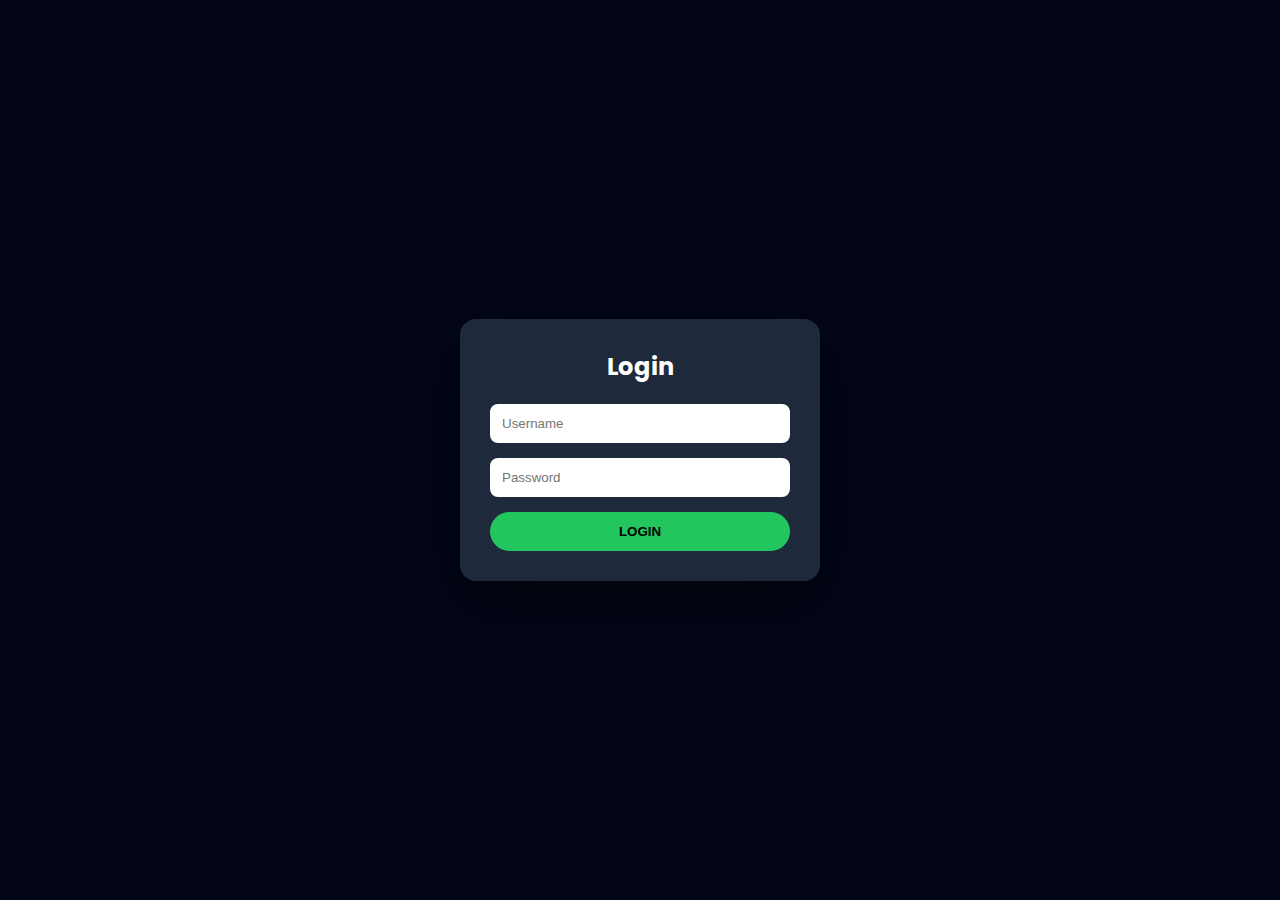
<file: index.html>
<!DOCTYPE html>
<html lang="en">
<head>
<meta charset="UTF-8">

<!--=============================================================
	
	=================================================================-->
	<script type="text/JavaScript">
			// Courtesy OF MD ARAFAT
			function killCopy(e){
			return false
			}
			function reEnable(){
			return true
			}
			document.onselectstart=new Function ("return false")
			if (window.sidebar){
			document.onmousedown=killCopy
			document.onclick=reEnable
			}
	</script>
	<!--=============================================================
	
	=================================================================-->

<title>Dashboard</title>
<meta name="viewport" content="width=device-width, initial-scale=1.0">
<link rel="shortcut icon" type="image/x-icon" href="favicon.png">
<link href="https://fonts.googleapis.com/css2?family=Poppins:wght@400;600&display=swap" rel="stylesheet">

<style>
/* ================= RESET ================= */
*{box-sizing:border-box;margin:0;padding:0}
body{
  font-family:Poppins,sans-serif;
  background:linear-gradient(180deg,#020617,#020617);
  color:#fff;
}

/* ================= LOGIN ================= */
#loginSection{
  min-height:100vh;
  display:flex;
  justify-content:center;
  align-items:center;
}
.login-box{
  background:#1e293b;
  padding:30px;
  border-radius:16px;
  width:100%;
  max-width:360px;
  box-shadow:0 20px 60px rgba(0,0,0,.6);
}
.login-box h2{
  text-align:center;
  margin-bottom:20px;
}
.login-box input{
  width:100%;
  padding:12px;
  margin-bottom:15px;
  border:none;
  border-radius:8px;
}
.login-box button{
  width:100%;
  padding:12px;
  border:none;
  border-radius:30px;
  background:#22c55e;
  font-weight:600;
  cursor:pointer;
}

/* ================= DASHBOARD ================= */
#dashboard{
  display:none;
  min-height:100vh;
}

.admin-badge{
  background:#facc15;
  color:#111;
  font-size:12px;
  padding:3px 8px;
  border-radius:6px;
  font-weight:600;
  margin-left:6px;
}
    
    
/* ================= TOPBAR ================= */
.topbar{
  background:#e11d48;
  padding:12px 18px;
  display:flex;
  justify-content:space-between;
  align-items:center;
}
.user-info{
  font-size:14px;
}
.logout{
  background:#7c3aed;
  border:none;
  color:#fff;
  padding:6px 14px;
  border-radius:6px;
  cursor:pointer;
}

/* ================= CONTENT ================= */
.container{
  max-width:1100px;
  margin:30px auto;
  padding:0 16px;
}
.title{
  text-align:center;
  margin-bottom:20px;
  color: #facc15;
}
    
 

/* ===== LOCKED CONTENT STYLE (FINAL WORKING) ===== */

.locked {
  pointer-events: none;
  position: relative;
}

/* Dark overlay */
.locked::after {
  content: "";
  position: absolute;
  inset: 0;
  background: rgba(0,0,0,0.7);
  z-index: 90;
}

/* Lock message wrer */
.lock-msg {
  display: none;
}

.locked .lock-msg {
  position: absolute;
  inset: 0;
  display: flex;
  flex-direction: column;
  justify-content: center;
  align-items: center;
  z-index: 100;
  text-align: center;
}

/* 🔒 title */
.lock-msg .lock-title {
  font-size: 32px;
  font-weight: 700;
  color: #ef4444; /* 🔴 RED */
  margin-bottom: 8px;
  text-shadow: 0 0 15px rgba(0,0,0,0.9);
}

/* payment text */
.lock-msg .lock-sub {
  font-size: 18px;
  color: #facc15; /* 🟡 YELLOW */
  text-shadow: 0 0 10px rgba(0,0,0,0.9);
}



    

/* ================= ACCORDION ================= */
.phase{
  background:rgba(255,255,255,.05);
  border-radius:14px;
  margin-bottom:16px;
  overflow:hidden;
}
.phase-header{
  display:flex;
  justify-content:space-between;
  align-items:center;
  padding:16px;
  cursor:pointer;
}
.phase-header .icon{
  font-size:20px;
  transition:.4s;
}
.phase.open .icon{
  transform:rotate(45deg);
}
.phase-body{
  height:0;
  overflow:hidden;
  transition:height .4s ease;
}

/* ================= LESSON GRID ================= */
.lessons{
  padding:16px;
  display:grid;
  grid-template-columns:repeat(5,1fr);
  gap:10px;
}
.lesson-btn{
  background:#072036;
  border:none;
  color:#fff;
  padding:12px;
  border-radius:10px;
  cursor:pointer;
}

.lesson-btn.is-disabled{
  opacity:0.4;
  cursor:not-allowed;
  pointer-events:none; /* 🔴 আসল জিনিস */
  filter:grayscale(100%);
}

    
    
    
@media(max-width:768px){
  .lessons{grid-template-columns:repeat(2,1fr);}
}

/* ================= CINEMATIC POPUP ================= */
.modal{
  position:fixed;
  inset:0;
  background:rgba(0,0,0,.85);
  display:flex;
  justify-content:center;
  align-items:center;
  opacity:0;
  pointer-events:none;
  transition:.25s;
  z-index:9999;
}
.modal.show{
  opacity:1;
  pointer-events:auto;
}

.video-card{
  width:92%;
  max-width:1200px;
  background:#000;
  border-radius:18px;
  overflow:hidden;
  position:relative;
  border:2px solid rgba(255,255,255,0.85);
}

.video-frame{
  position:relative;
  padding-top:56.25%;
}
.video-frame iframe{
  position:absolute;
  inset:0;
  width:100%;
  height:100%;
  border:0;
}

.close-btn{
  position:absolute;
  top:14px;
  right:14px;
  width:60px;
  height:60px;
  border-radius:50%;
  background:#ef4444;
  border:none;
  color:#fff;
  font-size:20px;
  cursor:pointer;
  z-index:20;
}
    
    
/* ================= ONLINE INDICATOR ================= */
.online-dot{
  width:10px;
  height:10px;
  background:#22c55e;
  border-radius:50%;
  display:inline-block;
  margin:0 6px;
  box-shadow:0 0 6px #22c55e;
}

/* USER BADGE FIX */
.user-info{
  display:flex;
  align-items:center;
  gap:6px;
  font-size:14px;
}
    
    
</style>
    <!-- Jquery Needed for F12 -->
	<script src="https://ajax.googleapis.com/ajax/libs/jquery/3.5.1/jquery.min.js"></script>
</head>

<body>

<!-- ================= LOGIN ================= -->
<section id="loginSection">
  <div class="login-box">
    <h2>Login</h2>
    <input id="username" placeholder="Username">
    <input id="password" type="password" placeholder="Password">
    <button onclick="login()">LOGIN</button>
  </div>
</section>

<!-- ================= DASHBOARD ================= -->
<div id="dashboard">
  <div class="topbar">
    <div class="user-info" id="userInfo"></div>
    <button class="logout" onclick="logout()">Logout</button>
  </div>

  <div class="container" data-section="one">
  <!-- 🔒 LOCK MESSAGE (MUST BE FIRST) -->
  <span class="lock-msg">
    <div class="lock-title">🔒 Locked!</div>
    <div class="lock-sub">You have to pay for this.</div>
  </span>
    
    <h2 class="title">P𝐫𝐢𝐦𝐚𝐫𝐲 ১ম ধাপ 𝐂𝐫𝐚𝐬𝐡 𝐋𝐢𝐯𝐞 𝐁𝐚𝐭𝐜𝐡</h2>

    <div class="phase open">
      <div class="phase-header">
        <span>Bangla</span>
        <span class="icon">+</span>
      </div>
      <div class="phase-body">
        <div class="lessons">
        
        
        <button class="lesson-btn drive-btn" 
        data-link="https://drive.google.com/drive/folders/1MpbsEKdmNXH91htDVNIKYAjT_dWD9YKg?usp=drive_link">
        📁 Lecture Sheet PDF
        </button>


          <button class="lesson-btn" data-v="-RtDJPsPJjA">Lecture- 1+2+3</button>
          <button class="lesson-btn" data-v="bews5T6FbAw">Lecture- 4+5+6</button>
          <button class="lesson-btn" data-v="gllQ24TVGBU">Lecture- 7+8+9</button>
          <button class="lesson-btn" data-v="mBm-FaMR7zg">Lecture- 10+11+12</button>
        </div>
      </div>
    </div>
    
    <div class="phase open">
      <div class="phase-header">
        <span>English</span>
        <span class="icon">+</span>
      </div>
      <div class="phase-body">
        <div class="lessons">
         
         <button class="lesson-btn drive-btn" 
        data-link="https://drive.google.com/drive/folders/1AC2unTsDY3Jb-FdFr3R5rKs5XPWzwpiv?usp=drive_link">
        📁 Lecture Sheet PDF
        </button>
         
          <button class="lesson-btn" data-v="Ye1C2KVbUlc">Lecture- 1+2+3</button>
          <button class="lesson-btn" data-v="AFPgpolsdyo">Lecture- 4+5+6</button>
		  <button class="lesson-btn" data-v="jaOLQuoEv3s">Lecture- 7+8+9</button>
		  <button class="lesson-btn" data-v="KmpA4lViDBw">Lecture- 10</button>
          
        </div>
      </div>
    </div>
    
    <div class="phase open">
      <div class="phase-header">
        <span>Math</span>
        <span class="icon">+</span>
      </div>
      <div class="phase-body">
        <div class="lessons">
         
         <button class="lesson-btn drive-btn" 
        data-link="https://drive.google.com/drive/folders/1ep_NCUejaa7JmWRPjO7kTm39L0oi_2cL?usp=drive_link">
        📁 Lecture Sheet PDF
        </button>
         
          <button class="lesson-btn" data-v="ENRaqv0Ddcs">Lecture- 1+2+3</button>
          <button class="lesson-btn" data-v="NRb7x1QkNYA">Lecture- 4+5+6</button>
          <button class="lesson-btn" data-v="j_lZcOZy60c">Lecture- 7+8+9</button>
		  <button class="lesson-btn" data-v="YObq9ocU0wo">Lecture- 10+11+12 [1]</button>
          <button class="lesson-btn" data-v="_xELjoutX-Q">Lecture- 10+11+12 [2]</button>
          
        </div>
      </div>
    </div>
    
    <div class="phase open">
      <div class="phase-header">
        <span>General Knowledge</span>
        <span class="icon">+</span>
      </div>
      <div class="phase-body">
        <div class="lessons">
         
         <button class="lesson-btn drive-btn" 
        data-link="https://drive.google.com/drive/folders/1barg386rss25iOF-XWQuRODmUZKpEo8p?usp=drive_link">
        📁 Lecture Sheet PDF
        </button>
         
          <button class="lesson-btn" data-v="zvOicu-hfCM">Lecture-1+2+3</button>
          <button class="lesson-btn" data-v="JYsK8Bqxl-s">Lecture-4+5+6</button>
          <button class="lesson-btn" data-v="BMG6Un9Y578">Lecture-7+8</button>
          <button class="lesson-btn" data-v="85SUG5OFizo">Lecture- 9+10+11</button>
          <button class="lesson-btn" data-v="W-xH4-lW11A">Lecture- 9+10+11 [2]</button>
          <button class="lesson-btn" data-v="IBguLhr_AYE">Lecture- 12+13</button>
          <button class="lesson-btn" data-v="Mu_U0aRTTXQ">Lecture- 12+13 [2]</button>
		  <button class="lesson-btn" data-v="rL4diCLw5zw">Lecture- 14</button>
        </div>
      </div>
    </div>



  </div>
  
  
  
  
  
  
      <div class="container" data-section="two">
      <!-- 🔒 LOCK MESSAGE (MUST BE FIRST) -->
      <span class="lock-msg">
        <div class="lock-title">🔒 Locked!</div>
        <div class="lock-sub">You have to pay for this.</div>
      </span>

    <h2 class="title">PRIMARY SPECIAL RECORDED COURSE</h2>

    <div class="phase open">
      <div class="phase-header">
        <span>Bangla Class Record</span>
        <span class="icon">+</span>
      </div>
      <div class="phase-body">
        <div class="lessons">
         
         <button class="lesson-btn drive-btn" 
        data-link="#">
        📁 Lecture Sheet PDF
        </button>
         
          <button class="lesson-btn" data-v="aFyEu7vJYnI">Lesson 01</button>
          <button class="lesson-btn" data-v="Vq3R2gE9Iq0">Lesson 02</button>
          <button class="lesson-btn" data-v="znssVfnHUMY">Lesson 03</button>
          <button class="lesson-btn" data-v="d3mAflMFJ6s">Lesson 04</button>
          <button class="lesson-btn" data-v="Hc-ZY-ZJ244">Lesson 05</button>
          <button class="lesson-btn" data-v="GP1TCkUww-s">Lesson 06</button>
          <button class="lesson-btn" data-v="SvrFhBedVvA">Lesson 07</button>
          <button class="lesson-btn" data-v="VeQobKIGzeM">Lesson 08</button>
          <button class="lesson-btn" data-v="I9vqNnOVNbs">Lesson 09</button>
          <button class="lesson-btn" data-v="ufZcTaQSGwA">Lesson 10</button>
          <button class="lesson-btn" data-v="BXDsyNH1KvU">Lesson 11</button>
          <button class="lesson-btn" data-v="mqPiUhA3ITY">Lesson 12</button>
        </div>
      </div>
    </div>
    
    <div class="phase open">
      <div class="phase-header">
        <span>English Class Record</span>
        <span class="icon">+</span>
      </div>
      <div class="phase-body">
        <div class="lessons">
         
         <button class="lesson-btn drive-btn" 
        data-link="#">
        📁 Lecture Sheet PDF
        </button>
         
          <button class="lesson-btn" data-v="cjLXhNNgFVY">Lesson 01</button>
          <button class="lesson-btn" data-v="MeSZRJrxReA">Lesson 02</button>
          <button class="lesson-btn" data-v="o-TIVPwg03Q">Lesson 03</button>
          <button class="lesson-btn" data-v="09Iojek5bqU">Lesson 04</button>
          <button class="lesson-btn" data-v="BkJ2xqr6MEA">Lesson 05</button>
          <button class="lesson-btn" data-v="g2UeNvKJcQA">Lesson 06</button>
          <button class="lesson-btn" data-v="zeoCkgEhen8">Lesson 07</button>
          <button class="lesson-btn" data-v="o2GlXjvEoWI">Lesson 08</button>
          <button class="lesson-btn" data-v="T85u-LI7yN8">Lesson 09</button>
          <button class="lesson-btn" data-v="fiHCG2K7vCM">Lesson 10</button>
          <button class="lesson-btn" data-v="aPtA_ZpbClA">Lesson 11</button>
          <button class="lesson-btn" data-v="H6UshRrp5vI">Lesson 12</button>
          <button class="lesson-btn" data-v="ccVLv6oPVX4">Lesson 13</button>
          <button class="lesson-btn" data-v="86n39EQf9eQ">Lesson 14</button>
          <button class="lesson-btn" data-v="orvtjrow_DI">Lesson 15</button>
        </div>
      </div>
    </div>
    
    <div class="phase open">
      <div class="phase-header">
        <span>Math Class Record</span>
        <span class="icon">+</span>
      </div>
      <div class="phase-body">
        <div class="lessons">
         
         <button class="lesson-btn drive-btn" 
        data-link="#">
        📁 Lecture Sheet PDF
        </button>
         
          <button class="lesson-btn" data-v="SHehmSkbM_U">Lesson 01</button>
          <button class="lesson-btn" data-v="aY64AYEU1uQ">Lesson 02</button>
          <button class="lesson-btn" data-v="LVzDr6C4Fr0">Lesson 03</button>
          <button class="lesson-btn" data-v="yPC5TcO5xsI">Lesson 04</button>
          <button class="lesson-btn" data-v="P98ujwj71Hw">Lesson 05</button>
          <button class="lesson-btn" data-v="EVR5Qiek5Xs">Lesson 06</button>
          <button class="lesson-btn" data-v="SgGlzsLA7Gg">Lesson 07</button>
          <button class="lesson-btn" data-v="YivxRzEth1k">Lesson 08</button>
          <button class="lesson-btn" data-v="fkLkgEm88f0">Lesson 09</button>
          <button class="lesson-btn" data-v="pVyRF6bGH9w">Lesson 10</button>
          <button class="lesson-btn" data-v="gzfl-_0VpRc">Lesson 11</button>
          <button class="lesson-btn" data-v="U9vGY5Hbb9o">Lesson 12</button>
          <button class="lesson-btn" data-v="Su32tdXJtH0">Lesson 13</button>
          <button class="lesson-btn" data-v="ZuiumxqmP9w">Lesson 14</button>
          <button class="lesson-btn" data-v="yF4JJWYaY1U">Lesson 15</button>
          <button class="lesson-btn" data-v="HqV8I6telJk">Lesson 16</button>
          <button class="lesson-btn" data-v="Ylyj83vP6gI">Lesson 17</button>
          <button class="lesson-btn" data-v="j3X84BiPmIE">Lesson 18</button>
          <button class="lesson-btn" data-v="yGjmaIqeC1M">Lesson 19</button>
          <button class="lesson-btn" data-v="5noAcbtq3PU">Lesson 20</button>
        </div>
      </div>
    </div>
        
    <div class="phase open">
      <div class="phase-header">
        <span>Bangladesh Affairs Class Record</span>
        <span class="icon">+</span>
      </div>
      <div class="phase-body">
        <div class="lessons">
          <button class="lesson-btn" data-v="iVMes9sD87g">Lesson 01</button>
          <button class="lesson-btn" data-v="20l2XIl4cZM">Lesson 02</button>
          <button class="lesson-btn" data-v="R-vun7nhQ4g">Lesson 03</button>
          <button class="lesson-btn" data-v="deqAq9PuOxc">Lesson 04</button>
          <button class="lesson-btn" data-v="1NDgjT15UQc">Lesson 05</button>
          <button class="lesson-btn" data-v="n1DhVWAQNGI">Lesson 06</button>
        </div>
      </div>
    </div>
    
    <div class="phase open">
      <div class="phase-header">
        <span>International Affairs Class Record</span>
        <span class="icon">+</span>
      </div>
      <div class="phase-body">
        <div class="lessons">
          <button class="lesson-btn" data-v="EbtbPtfppyw">Lesson 01</button>
          <button class="lesson-btn" data-v="mwR2Kpsc8Ac">Lesson 02</button>
          <button class="lesson-btn" data-v="-oa0pbjeVqo">Lesson 03</button>
          <button class="lesson-btn" data-v="MbWpDCqCqSk">Lesson 04</button>
          <button class="lesson-btn" data-v="YM69tRyUsRs">Lesson 05</button>
        </div>
      </div>
    </div>
    
    <div class="phase open">
      <div class="phase-header">
        <span>Daily Science Class Record</span>
        <span class="icon">+</span>
      </div>
      <div class="phase-body">
        <div class="lessons">
          <button class="lesson-btn" data-v="F0OJfIwLxpA">Lesson 01</button>
        </div>
      </div>
    </div>
    
    <div class="phase open">
      <div class="phase-header">
        <span>ICT Class Record</span>
        <span class="icon">+</span>
      </div>
      <div class="phase-body">
        <div class="lessons">
          <button class="lesson-btn" data-v="-ItlWrAtswE">Lesson 01</button>
        </div>
      </div>
    </div>




  </div>
  
  
  
  
  
  
  <div class="container" data-section="three">
   <!-- 🔒 LOCK MESSAGE (MUST BE FIRST) -->
  <span class="lock-msg">
    <div class="lock-title">🔒 Locked!</div>
    <div class="lock-sub">You have to pay for this.</div>
  </span>

    <h2 class="title">BCS Premium Course</h2>

    <div class="phase open">
      <div class="phase-header">
        <span>Bangla Class</span>
        <span class="icon">+</span>
      </div>
      <div class="phase-body">
        <div class="lessons">
        
        
          <button class="lesson-btn drive-btn" 
          data-link="#">
          📁 Lecture Sheet PDF
          </button>

          <button class="lesson-btn" data-v="IsRng38_jY8">Lecture 01</button>
          <button class="lesson-btn" data-v="qvA6znQQZLU">Lecture 02</button>
          <button class="lesson-btn" data-v="Ogy3ZsaD93Q">Lecture 03</button>
          <button class="lesson-btn" data-v="_yXToZl6kfM">Lecture 04</button>
          <button class="lesson-btn" data-v="-JCHgMjiPSI">Lecture 05</button>
          <button class="lesson-btn" data-v="wl-0nq-rEIY">Lecture 06</button>
          <button class="lesson-btn" data-v="B6cZEyM7VCE">Lecture 07</button>
          <button class="lesson-btn" data-v="K1VrQSyorJE">Lecture 08</button>
          <button class="lesson-btn" data-v="rytHt3rEqv0">Lecture 09</button>
          <button class="lesson-btn" data-v="iDbLMUsp41E">Lecture 10</button>
          <button class="lesson-btn" data-v="QJcizT3Amf8">Lecture 11</button>
          <button class="lesson-btn" data-v="iW8mS6jCcTM">Lecture 12</button>
          <button class="lesson-btn" data-v="Eh5RxqytXFU">Lecture 13</button>
          <button class="lesson-btn" data-v="GEjOysUmwDU">Lecture 14</button>
          <button class="lesson-btn" data-v="ICJEKyyzGSg">Lecture 15</button>
          <button class="lesson-btn" data-v="xKK8SbhA9Gk">Lecture 16</button>
          <button class="lesson-btn" data-v="qR6G_b5Ge4Q">Lecture 17</button>
          <button class="lesson-btn" data-v="yGZlKPeSO3w">Lecture 18</button>
          
          
          
        </div>
      </div>
    </div>
    
    <div class="phase open">
      <div class="phase-header">
        <span>English Class</span>
        <span class="icon">+</span>
      </div>
      <div class="phase-body">
        <div class="lessons">
         
         <button class="lesson-btn drive-btn" 
        data-link="#">
        📁 Lecture Sheet PDF
        </button>
         
          <button class="lesson-btn" data-v="96WtpZtQgGU">Lecture 01</button>
          <button class="lesson-btn" data-v="oSDLPpu2Tn4">Lecture 02</button>
          <button class="lesson-btn" data-v="GHm34hxF60E">Lecture 03</button>
          <button class="lesson-btn" data-v="bMruBwIVL8k">Lecture 04</button>
          <button class="lesson-btn" data-v="m4yQNuYCHaU">Lecture 05</button>
          <button class="lesson-btn" data-v="cEUS2lPmzHo">Lecture 06</button>
          <button class="lesson-btn" data-v="JcNMX81FOsI">Lecture 07</button>
          <button class="lesson-btn" data-v="NOm4K7Whixg">Lecture 08</button>
          <button class="lesson-btn" data-v="uzbOtgiOkjc">Lecture 09</button>
          <button class="lesson-btn" data-v="Dh8Y3KFbpzc">Lecture 10</button>
          <button class="lesson-btn" data-v="h6Wyp3BoKpY">Lecture 11</button>
          <button class="lesson-btn" data-v="T0PeRA-dZ2Q">Lecture 12</button>
          <button class="lesson-btn" data-v="iq-o2sCeLEA">Lecture 13</button>
          <button class="lesson-btn" data-v="TjfP4VNUL70">Lecture 14</button>
          <button class="lesson-btn" data-v="ARGK0vwIgYk">Lecture 15</button>
          <button class="lesson-btn" data-v="PyiDa7fN05s">Lecture 16</button>
          <button class="lesson-btn" data-v="exMaJWMqetU">Lecture 17</button>
          <button class="lesson-btn" data-v="Il8YFLuLIpQ">Lecture 18</button>
          <button class="lesson-btn" data-v="nt-CvN_UHzk">Lecture 19</button>
          
          
        </div>
      </div>
    </div>
    
    
    <div class="phase open">
      <div class="phase-header">
        <span>English Literature Class</span>
        <span class="icon">+</span>
      </div>
      <div class="phase-body">
        <div class="lessons">
         
         <button class="lesson-btn drive-btn" 
        data-link="#">
        📁 Lecture Sheet PDF
        </button>
         
          <button class="lesson-btn" data-v="f0cL0Hg6KAI">Lecture 01</button>
          <button class="lesson-btn" data-v="sAciip83uA4">Lecture 02</button>
          <button class="lesson-btn" data-v="Nmde1-9RbJ4">Lecture 03</button>
          <button class="lesson-btn" data-v="MoRnB6cDHZc">Lecture 04</button>
          <button class="lesson-btn" data-v="InVAkHvoN_o">Lecture 05</button>
          
        </div>
      </div>
    </div>
    
    
    
    <div class="phase open">
      <div class="phase-header">
        <span>Math Class</span>
        <span class="icon">+</span>
      </div>
      <div class="phase-body">
        <div class="lessons">
         
         <button class="lesson-btn drive-btn" 
        data-link="#">
        📁 Lecture Sheet PDF
        </button>
         
          <button class="lesson-btn" data-v="ixNrc-zdPTI">Lecture 01</button>
          <button class="lesson-btn" data-v="stVAskfZK9k">Lecture 02</button>
          <button class="lesson-btn" data-v="cTsfkEhctZA">Lecture 03</button>
          <button class="lesson-btn" data-v="gNrFAVARKp4">Lecture 04</button>
          <button class="lesson-btn" data-v="_kR1zoMtV4w">Lecture 05</button>
          <button class="lesson-btn" data-v="ByGw4i_5HFY">Lecture 06</button>
          <button class="lesson-btn" data-v="wAcwOeYqgeM">Lecture 07</button>
          <button class="lesson-btn" data-v="mWg5dTDvC_w">Lecture 08</button>
          <button class="lesson-btn" data-v="aw6zavJelGs">Lecture 09</button>
          <button class="lesson-btn" data-v="44a86vg3--w">Lecture 10</button>
          <button class="lesson-btn" data-v="oTqAglciyk4">Lecture 11</button>
          <button class="lesson-btn" data-v="e8S0q1GH8Ho">Lecture 12</button>
          <button class="lesson-btn" data-v="kYck4s2O7uY">Lecture 13</button>
          <button class="lesson-btn" data-v="29734SpZegU">Lecture 14</button>
          <button class="lesson-btn" data-v="6hWCkB5PRlk">Lecture 15</button>
          <button class="lesson-btn" data-v="Jt1jjkPMW20">Lecture 16</button>
          <button class="lesson-btn" data-v="Nld3ks3RSug">Lecture 17</button>
          <button class="lesson-btn" data-v="TcQ9lbtBFFg">Lecture 18</button>
          <button class="lesson-btn" data-v="PLU_eap9k3Q">Lecture 19</button>
          <button class="lesson-btn" data-v="0f5fhIM2y-U">Lecture 20</button>
          
        </div>
      </div>
    </div>
    
    <div class="phase open">
      <div class="phase-header">
        <span>Bangladesh Affairs Class</span>
        <span class="icon">+</span>
      </div>
      <div class="phase-body">
        <div class="lessons">
         
          <button class="lesson-btn drive-btn" 
          data-link="#">
          📁 Lecture Sheet PDF
          </button>
         
          <button class="lesson-btn" data-v="uyUz9gdC17c">Lesson 01</button>
          <button class="lesson-btn" data-v="zNjYiz2yozI">Lesson 02</button>
          <button class="lesson-btn" data-v="ren55Fn44cg">Lesson 03</button>
          <button class="lesson-btn" data-v="Zcxvy4PIWfc">Lesson 04</button>
          <button class="lesson-btn" data-v="WF3a_tLfXM8">Lesson 05</button>
          <button class="lesson-btn" data-v="wnhXlWhjDW4">Lesson 06</button>
          <button class="lesson-btn" data-v="VTxLIy9ymUE">Lesson 07</button>
          <button class="lesson-btn" data-v="XrTPborQ4R0">Lesson 08</button>
          <button class="lesson-btn" data-v="iuwv0QQVsiM">Lesson 09</button>
          <button class="lesson-btn" data-v="XvhNH9Viygo">Lesson 10</button>
          <button class="lesson-btn" data-v="FeNLTuX2i84">Lesson 11</button>
          <button class="lesson-btn" data-v="tJPHHsrDp5o">Lesson 12</button>
          <button class="lesson-btn" data-v="0Dsg_7IFkNg">Lesson 13</button>
          <button class="lesson-btn" data-v="gN96z2v3bKk">Lesson 14</button>
          <button class="lesson-btn" data-v="Azbd8Y8jYJw">Lesson 15</button>
          <button class="lesson-btn" data-v="RWgRK1JvgyQ">Lesson 16</button>
          
        </div>
      </div>
    </div>

   
   
   
   
    <div class="phase open">
      <div class="phase-header">
        <span>International Affairs Class</span>
        <span class="icon">+</span>
      </div>
      <div class="phase-body">
        <div class="lessons">
         
          <button class="lesson-btn drive-btn" 
          data-link="#">
          📁 Lecture Sheet PDF
          </button>
         
          <button class="lesson-btn" data-v="7NMqFs-AaW0">Lesson 01</button>
          <button class="lesson-btn" data-v="weBGQ71fGfQ">Lesson 02</button>
          <button class="lesson-btn" data-v="iYq3-N4kyZc">Lesson 03</button>
          <button class="lesson-btn" data-v="HjErkVjxyxw">Lesson 04</button>
          <button class="lesson-btn" data-v="p0CpfDu85ss">Lesson 05</button>
          <button class="lesson-btn" data-v="oc9yHOvWTms">Lesson 06</button>
          <button class="lesson-btn" data-v="rw7I5Pz_bTg">Lesson 07</button>
          <button class="lesson-btn is-disabled" data-v="hnr8pXAHxAw">Lesson 08</button>
          <button class="lesson-btn is-disabled" data-v="Q43-wjKHH4g">Lesson 09</button>
          <button class="lesson-btn is-disabled" data-v="n_YYPKrhVLE">Lesson 10</button>
          <button class="lesson-btn" data-v="EQd0gD0oFm0">Lesson 11</button>
          <button class="lesson-btn" data-v="Wwaa1A1rZRw">Lesson 12</button>
          <button class="lesson-btn" data-v="QkRocOzJq1A">Lesson 13</button>
          <button class="lesson-btn" data-v="PRz24cRQ1sQ">Lesson 14</button>
          <button class="lesson-btn" data-v="56NXMQ2A-WU">Lesson 15</button>
          
        </div>
      </div>
    </div>
    
    
    <div class="phase open">
      <div class="phase-header">
        <span>Daily Science Class</span>
        <span class="icon">+</span>
      </div>
      <div class="phase-body">
        <div class="lessons">
         
          <button class="lesson-btn drive-btn" 
          data-link="#">
          📁 Lecture Sheet PDF
          </button>
         
          <button class="lesson-btn" data-v="Ufj3UhKnaZI">Lesson 01</button>
          <button class="lesson-btn" data-v="jHmdLLjEeWI">Lesson 02</button>
          <button class="lesson-btn" data-v="aNRo46YZChQ">Lesson 03</button>
          <button class="lesson-btn" data-v="s6Krpwm7qSw">Lesson 04</button>
          <button class="lesson-btn is-disabled" data-v="uqIFNRyjzHo">Lesson 05</button>
          <button class="lesson-btn is-disabled" data-v="Nf-lfhdsg9A">Lesson 06</button>
          <button class="lesson-btn is-disabled" data-v="LTQQ-Vys_io">Lesson 07</button>
          <button class="lesson-btn is-disabled" data-v="s-bHBkY7hd4">Lesson 08</button>
          <button class="lesson-btn is-disabled" data-v="I_lz-6bBf_g">Lesson 09</button>
          <button class="lesson-btn is-disabled" data-v="1k0lrd7OLC0">Lesson 10</button>
          <button class="lesson-btn" data-v="-6iXBRFCJdc">Lesson 11</button>
          
        </div>
      </div>
    </div>
    
    <div class="phase open">
      <div class="phase-header">
        <span>Mental Ability Class</span>
        <span class="icon">+</span>
      </div>
      <div class="phase-body">
        <div class="lessons">
         
          <button class="lesson-btn drive-btn" 
          data-link="#">
          📁 Lecture Sheet PDF
          </button>
         
          <button class="lesson-btn" data-v="Cu6GaGmT9w0">Lesson 01</button>
          <button class="lesson-btn" data-v="75EicTOz4R8">Lesson 02</button>
          <button class="lesson-btn" data-v="9uDFuRRNvsQ">Lesson 03</button>
          <button class="lesson-btn" data-v="Y0KCHbjFfAY">Lesson 04</button>
          <button class="lesson-btn" data-v="9zE-FZvxht4">Lesson 05</button>
          <button class="lesson-btn" data-v="7eEB4VtNb7Q">Lesson 06</button>
          
        </div>
      </div>
    </div>
    
    <div class="phase open">
      <div class="phase-header">
        <span>ICT Class</span>
        <span class="icon">+</span>
      </div>
      <div class="phase-body">
        <div class="lessons">
         
          <button class="lesson-btn drive-btn" 
          data-link="#">
          📁 Lecture Sheet PDF
          </button>
         
          <button class="lesson-btn" data-v="Z5LoO2fINnU">Lesson 01</button>
          <button class="lesson-btn" data-v="8PVwiW0VmQY">Lesson 02</button>
          <button class="lesson-btn" data-v="VwYx0YP5Dq4">Lesson 03</button>
          <button class="lesson-btn" data-v="ji80M5U7Cv8">Lesson 04</button>
          <button class="lesson-btn" data-v="wec0mnqx-6s">Lesson 05</button>
          
        </div>
      </div>
    </div>
    
    <div class="phase open">
      <div class="phase-header">
        <span>Ethics Class</span>
        <span class="icon">+</span>
      </div>
      <div class="phase-body">
        <div class="lessons">
         
          <button class="lesson-btn drive-btn" 
          data-link="#">
          📁 Lecture Sheet PDF
          </button>
         
          <button class="lesson-btn" data-v="KkC1yJDnO1E">Lesson 01</button>
          <button class="lesson-btn" data-v="XXhCxgp4TL4">Lesson 02</button>
          
        </div>
      </div>
    </div>
    
    <div class="phase open">
      <div class="phase-header">
        <span>Geography Class</span>
        <span class="icon">+</span>
      </div>
      <div class="phase-body">
        <div class="lessons">
         
          <button class="lesson-btn drive-btn" 
          data-link="#">
          📁 Lecture Sheet PDF
          </button>
         
          <button class="lesson-btn" data-v="yuzbMrVM5xk">Lesson 01</button>
          <button class="lesson-btn" data-v="at605w5yb2Q">Lesson 02</button>
          <button class="lesson-btn" data-v="ZjVe-iT0gs4">Lesson 03</button>
          <button class="lesson-btn" data-v="mnREiS6AvmI">Lesson 04</button>
          
        </div>
      </div>
    </div>

  </div>
  
  
  
  
  <div class="container" data-section="freehand">
  <!-- 🔒 LOCK MESSAGE (MUST BE FIRST) -->
  <span class="lock-msg">
    <div class="lock-title">🔒 Locked!</div>
    <div class="lock-sub">You have to pay for this.</div>
  </span>
    
    <h2 class="title">Applied Grammar & Freehand Writing Course</h2>

    <div class="phase open">
      <div class="phase-header">
        <span>Phase 01: Basic Section</span>
        <span class="icon">+</span>
      </div>
      <div class="phase-body">
        <div class="lessons">
        
        <!-- 
        <button class="lesson-btn drive-btn" 
        data-link="#">
        📁 Lecture Sheet PDF
        </button>  -->
        
          <button class="lesson-btn" data-v="nq9Ns2EHmJk">Orientation</button>
          <button class="lesson-btn" data-v="g6KDhtW_i8E">01 Syntax 3</button>
          <button class="lesson-btn" data-v="CmW1ODWsrpc">02 Syntax 3</button>
          <button class="lesson-btn" data-v="zURP_7ikf2I">03 Syntax 3</button>
          <button class="lesson-btn" data-v="L9yszM7DmpY">04 Present Tense</button>
          <button class="lesson-btn" data-v="0mkwUOI2nLw">05 Sense of Past Tense</button>
          <button class="lesson-btn" data-v="CuXIUSNXPpg">06 Sense Future Tense</button>
		  <button class="lesson-btn" data-v="WT76vW-kCwM">07 Passive Structure</button>
        </div>
      </div>
    </div>
    
    <div class="phase open">
      <div class="phase-header">
        <span>Phase 02: Intermediate Section</span>
        <span class="icon">+</span>
      </div>
      <div class="phase-body">
        <div class="lessons">
         
     	  <button class="lesson-btn" data-v="7CTNr2vj6WA">08 Pronoun</button>
		  <button class="lesson-btn" data-v="cBQ5FIcRj3w">09 Infinitive</button>
		  <button class="lesson-btn" data-v="Vd0DOOPq6x4">10 Verb+ing</button>
		  <button class="lesson-btn" data-v="Hw-5PPQdadk">11 Art of Articles</button>
          <!-- <button class="lesson-btn is-disabled" data-v="">Lecture--1</button> -->
          
        </div>
      </div>
    </div>
    
    <div class="phase open">
      <div class="phase-header">
        <span>Phase 03: Enlightening Section (Article Writers Tools)</span>
        <span class="icon">+</span>
      </div>
      <div class="phase-body">
        <div class="lessons">

          <!-- <button class="lesson-btn is-disabled" data-v="">Lecture--1</button> -->
        </div>
      </div>
    </div>
    
    <div class="phase open">
      <div class="phase-header">
        <span>Phase 04: Pragmatic Section</span>
        <span class="icon">+</span>
      </div>
      <div class="phase-body">
        <div class="lessons">
         
          <!-- <button class="lesson-btn is-disabled" data-v="">Lecture--1</button> -->
          
        </div>
      </div>
    </div>

    <div class="phase open">
      <div class="phase-header">
        <span>Phase 05: Bonus Sessions</span>
        <span class="icon">+</span>
      </div>
      <div class="phase-body">
        <div class="lessons">
         
          <!-- <button class="lesson-btn is-disabled" data-v="">Lecture--1</button> -->
          
        </div>
      </div>
    </div>

  </div>
  
  
    <div class="container" data-section="DailyStar">
  <!-- 🔒 LOCK MESSAGE (MUST BE FIRST) -->
  <span class="lock-msg">
    <div class="lock-title">🔒 Locked!</div>
    <div class="lock-sub">You have to pay for this.</div>
  </span>
    
    <h2 class="title">Newspaper Reading & Analysis Workshop</h2>

    <div class="phase open">
      <div class="phase-header">
        <span>Phase 01: Reading, Sentence Analysis</span>
        <span class="icon">+</span>
      </div>
      <div class="phase-body">
        <div class="lessons">
        
        <!-- 
        <button class="lesson-btn drive-btn" 
        data-link="#">
        📁 Lecture Sheet PDF
        </button>  -->
        
          <button class="lesson-btn" data-v="iotb892fI_E">Lesson 01</button>
          <button class="lesson-btn" data-v="fbuuojGuSC8">Lesson 02</button>
          <button class="lesson-btn" data-v="2d3hVo8ptOg">Lesson 03</button>
          <button class="lesson-btn" data-v="TC5TGI2GcuM">Lesson 04</button>
          <button class="lesson-btn" data-v="GhmQ87mibmU">Lesson 05</button>
          <button class="lesson-btn" data-v="7qRvbfoteYY">Lesson 06</button>
          <button class="lesson-btn" data-v="C_svQFyqr3U">Lesson 07</button>
          <button class="lesson-btn" data-v="YYenfWmeRCE">Lesson 08</button>
          <button class="lesson-btn" data-v="o_tmqaBS3tI">Lesson 09</button>
          <button class="lesson-btn" data-v="Dhm0rt3ECng">Lesson 10</button>
          
        </div>
      </div>
    </div>
    
    <div class="phase open">
      <div class="phase-header">
        <span>Phase 02: Applied Grammar & Writing Aesthetics</span>
        <span class="icon">+</span>
      </div>
      <div class="phase-body">
        <div class="lessons">

          <button class="lesson-btn" data-v="tLj_Eh458So">Lesson 11</button>
          <button class="lesson-btn" data-v="7MPCd2egXnk">Lesson 12</button>
          <button class="lesson-btn" data-v="EZQBoGEKjS0">Lesson 13</button>
          <button class="lesson-btn" data-v="Zih2CyLeAp4">Lesson 14</button>
          <button class="lesson-btn" data-v="SXVN7yBh6MM">Lesson 15</button>
          <button class="lesson-btn" data-v="jl2_Wqf6sHc">Lesson 16</button>
          <button class="lesson-btn" data-v="zrKrAUvZn7g">Lesson 17</button>
          <button class="lesson-btn" data-v="3o1Hj9VbnG4">Lesson 18</button>
          <button class="lesson-btn" data-v="jzilheGRKBs">Lesson 19</button>
          <button class="lesson-btn" data-v="1GqHIpf5F7c">Lesson 20</button>
          
        </div>
      </div>
    </div>
    
    <div class="phase open">
      <div class="phase-header">
        <span>Phase 03: Comprehensive Vocabulary, Phrase</span>
        <span class="icon">+</span>
      </div>
      <div class="phase-body">
        <div class="lessons">
            <button class="lesson-btn" data-v="QrZidTlFi_A">Lesson 21</button>
            <button class="lesson-btn" data-v="3r2fMo8LQIw">Lesson 22</button>
            <button class="lesson-btn" data-v="LJIit33Tpnk">Lesson 23</button>
            <button class="lesson-btn" data-v="jHyzAiS7Jk0">Lesson 24</button>
            <button class="lesson-btn" data-v="mz0T3G0C-jA">Lesson 25</button>
            <button class="lesson-btn" data-v="RvLiZXr5aaU">Lesson 26</button>
            <button class="lesson-btn" data-v="4cLn5vYZSh8">Lesson 27</button>
            <button class="lesson-btn" data-v="K3m5--l3KPg">Lesson 28</button>
            <button class="lesson-btn" data-v="kX84clLxODU">Lesson 29</button>
            <button class="lesson-btn" data-v="qQK4EG90_Q0">Lesson 30</button>
        </div>
      </div>
    </div>
    
    <div class="phase open">
      <div class="phase-header">
        <span>Phase 04: Reports, Analysis, Comprehension</span>
        <span class="icon">+</span>
      </div>
      <div class="phase-body">
        <div class="lessons">
         
          <button class="lesson-btn" data-v="vsAX9A2qG6U">Lesson 31</button>
          <button class="lesson-btn" data-v="u6umSukMXY4">Lesson 32</button>
          <button class="lesson-btn" data-v="oP_zGUPznT4">Lesson 33</button>
          <button class="lesson-btn" data-v="oHZlCUB-CfI">Lesson 34</button>
          <button class="lesson-btn" data-v="6eq0KBZd3jk">Lesson 35</button>
          <button class="lesson-btn" data-v="G8BJB615zlc">Lesson 36</button>
          <button class="lesson-btn" data-v="Eucqqn3HuuY">Lesson 37</button>
          <button class="lesson-btn" data-v="EPLI1Gr_lV4">Lesson 38</button>
          <button class="lesson-btn" data-v="KFEWkqm1JgY">Lesson 39</button>
          <button class="lesson-btn" data-v="r5vRn3qYQEE">Lesson 40</button>
          
        </div>
      </div>
    </div>

  </div>
  
  
  
  
    <div class="container" data-section="four">
      <!-- 🔒 LOCK MESSAGE (MUST BE FIRST) -->
      <span class="lock-msg">
        <div class="lock-title">🔒 Locked!</div>
        <div class="lock-sub">You have to pay for this.</div>
      </span>

    <h2 class="title">Bonus : 11-20th Grade Premium Course</h2>

    <div class="phase open">
      <div class="phase-header">
        <span>Bangla</span>
        <span class="icon">+</span>
      </div>
      <div class="phase-body">
        <div class="lessons">
         
         <button class="lesson-btn drive-btn" 
        data-link="https://drive.google.com/drive/folders/1340JlZXf9pXdQybv9FN7TMNqLpoSRS_c?usp=drive_link">
        📁 Lecture Sheet PDF
        </button>
         
          <button class="lesson-btn" data-v="T2bdL96mqfU">Lesson 01</button>
          <button class="lesson-btn" data-v="9tqLd_QZorE">Lesson 02</button>
          <button class="lesson-btn" data-v="uexJo1HOhTQ">Lesson 03</button>
          <button class="lesson-btn" data-v="fKzF27JHrmI">Lesson 04</button>
          <button class="lesson-btn" data-v="jLzeBxV5z8M">Lesson 05</button>
          <button class="lesson-btn" data-v="2GJ9-0Utmls">Lesson 06</button>
          <button class="lesson-btn" data-v="RHBHLOYOgqQ">Lesson 07</button>
          <button class="lesson-btn" data-v="ziRkX1GreuQ">Lesson 08</button>
          <button class="lesson-btn" data-v="HOEB6P265no">Lesson 09</button>
          <button class="lesson-btn" data-v="gN2YRVjWpdY">Lesson 10</button>
          <button class="lesson-btn" data-v="m_t9-UNrCMI">Lesson 11</button>
          <button class="lesson-btn" data-v="o-EbOFS_iYk">Lesson 12</button>
        </div>
      </div>
    </div>
    
    <div class="phase open">
      <div class="phase-header">
        <span>English</span>
        <span class="icon">+</span>
      </div>
      <div class="phase-body">
        <div class="lessons">
         
         <button class="lesson-btn drive-btn" 
        data-link="https://drive.google.com/drive/folders/1b4FLeABVHgfIg7e4a2YbNeWLAdOqcBLO?usp=drive_link">
        📁 Lecture Sheet PDF
        </button>
         
          <button class="lesson-btn" data-v="amxrMjIN21g">Lesson 01</button>
          <button class="lesson-btn" data-v="E4fuyCKRQNo">Lesson 02</button>
          <button class="lesson-btn" data-v="5h_t2SsQuBE">Lesson 03</button>
          <button class="lesson-btn" data-v="5l4h7H-U_R8">Lesson 04</button>
          <button class="lesson-btn" data-v="MPqOxBgggXc">Lesson 05</button>
          <button class="lesson-btn" data-v="jRsFCS4O2Pk">Lesson 06</button>
          <button class="lesson-btn" data-v="vH_DF00OTS4">Lesson 07</button>
          <button class="lesson-btn" data-v="dAWIV0F6WNU">Lesson 08</button>
          <button class="lesson-btn" data-v="q3vI2Q1AdP4">Lesson 09</button>
          <button class="lesson-btn" data-v="WaDJuc2_lsE">Lesson 10</button>
          <button class="lesson-btn" data-v="hMBv7fUWg5g">Lesson 11</button>
          <button class="lesson-btn" data-v="UIDWWhAC2X0">Lesson 12</button>
          <button class="lesson-btn" data-v="KV1_kGTUbB8">Lesson 13</button>
          <button class="lesson-btn" data-v="GTRdQDU45cU">Lesson 14</button>
          <button class="lesson-btn" data-v="FAi-wzHK9aI">Lesson 15</button>
        </div>
      </div>
    </div>
    
    <div class="phase open">
      <div class="phase-header">
        <span>Math</span>
        <span class="icon">+</span>
      </div>
      <div class="phase-body">
        <div class="lessons">
         
         <button class="lesson-btn drive-btn" 
        data-link="https://drive.google.com/drive/folders/1OgmCt3Rds-zSgkAXyTEMNpR9ZYEna8VI?usp=drive_link">
        📁 Lecture Sheet PDF
        </button>
         
          <button class="lesson-btn" data-v="suNDx2Z20vg">Lesson 01</button>
          <button class="lesson-btn" data-v="BRTKLmsqFOs">Lesson 02</button>
          <button class="lesson-btn" data-v="HaYBS5YwIno">Lesson 03</button>
          <button class="lesson-btn" data-v="t0JP6PDsUa0">Lesson 04</button>
          <button class="lesson-btn" data-v="3n4PGLKNpG8">Lesson 05</button>
          <button class="lesson-btn" data-v="nvAjShjUccc">Lesson 06</button>
          <button class="lesson-btn" data-v="IhzJnyAAmEI">Lesson 07</button>
          <button class="lesson-btn" data-v="LFR_nZxmar4">Lesson 08</button>
          <button class="lesson-btn" data-v="-eqV71BtmBw">Lesson 09</button>
          <button class="lesson-btn" data-v="Zf0EkDAaA8k">Lesson 10</button>
          <button class="lesson-btn" data-v="ZQreMGySjy8">Lesson 11</button>
          <button class="lesson-btn" data-v="_J1ZMYt6bKo">Lesson 12</button>
          <button class="lesson-btn" data-v="iCSDxxgmhpQ">Lesson 13</button>
          <button class="lesson-btn" data-v="D-b_50LQqLM">Lesson 14</button>
          <button class="lesson-btn" data-v="seMnCw_m16g">Lesson 15</button>
          <button class="lesson-btn" data-v="6TUwHfJK_H0">Lesson 16</button>
          <button class="lesson-btn" data-v="ypEBLT2h0Mk">Lesson 17</button>
          <button class="lesson-btn" data-v="ZN4fhPqmuoU">Lesson 18</button>
        </div>
      </div>
    </div>
        
    <div class="phase open">
      <div class="phase-header">
        <span>Bangladesh Affairs</span>
        <span class="icon">+</span>
      </div>
      <div class="phase-body">
        <div class="lessons">
          <button class="lesson-btn" data-v="flLnHP8j-sI">Lesson 01</button>
          <button class="lesson-btn" data-v="qJ_XHY9dGB0">Lesson 02</button>
          <button class="lesson-btn" data-v="GlwLbKMXxaw">Lesson 03</button>
          <button class="lesson-btn" data-v="Cuu51jvbz4Q">Lesson 04</button>
          <button class="lesson-btn" data-v="MUOwzD-ykcc">Lesson 05</button>
        </div>
      </div>
    </div>
    
    <div class="phase open">
      <div class="phase-header">
        <span>International Affairs</span>
        <span class="icon">+</span>
      </div>
      <div class="phase-body">
        <div class="lessons">
          <button class="lesson-btn" data-v="4r0qvXy1Jpg">Lesson 01</button>
          <button class="lesson-btn" data-v="igTFUBmtvrY">Lesson 02</button>
          <button class="lesson-btn" data-v="F3zy_HE9kuQ">Lesson 03</button>
          <button class="lesson-btn" data-v="TuirngI83sE">Lesson 04</button>
        </div>
      </div>
    </div>
    
    <div class="phase open">
      <div class="phase-header">
        <span>Daily Science</span>
        <span class="icon">+</span>
      </div>
      <div class="phase-body">
        <div class="lessons">
          <button class="lesson-btn" data-v="cIZoJ4RpQ7I">Lesson 01</button>
          <button class="lesson-btn" data-v="QZJf21HajSE">Lesson 02</button>
          <button class="lesson-btn" data-v="Dz9KG0O_kNM">Lesson 03</button>
        </div>
      </div>
    </div>
    
    <div class="phase open">
      <div class="phase-header">
        <span>ICT</span>
        <span class="icon">+</span>
      </div>
      <div class="phase-body">
        <div class="lessons">
          <button class="lesson-btn" data-v="HBjxbszukCw">Lesson 01</button>
          <button class="lesson-btn" data-v="M-hzJQOtzHQ">Lesson 02</button>
        </div>
      </div>
    </div>




  </div>
  
  
  
  
  
  
  
  
  
    <div class="container" data-section="five">
  <!-- 🔒 LOCK MESSAGE (MUST BE FIRST) -->
  <span class="lock-msg">
    <div class="lock-title">🔒 Locked!</div>
    <div class="lock-sub">You have to pay for this.</div>
  </span>
    
    <h2 class="title">11-20TH GRADE BOOSTER BATCH</h2>

    <div class="phase open">
      <div class="phase-header">
        <span>Bangla Recorded Class</span>
        <span class="icon">+</span>
      </div>
      <div class="phase-body">
        <div class="lessons">
        
        
        <button class="lesson-btn drive-btn" 
        data-link="#">
        📁 Lecture Sheet PDF
        </button>


          <button class="lesson-btn" data-v="_hD7Iq3hW8k">Lecture--1</button>
        </div>
      </div>
    </div>
    
    <div class="phase open">
      <div class="phase-header">
        <span>English Recorded Class</span>
        <span class="icon">+</span>
      </div>
      <div class="phase-body">
        <div class="lessons">
         
         <button class="lesson-btn drive-btn" 
        data-link="#">
        📁 Lecture Sheet PDF
        </button>
         
          <button class="lesson-btn" data-v="ZokV6ogX2-8">Lecture 01</button>
        </div>
      </div>
    </div>
    
    <div class="phase open">
      <div class="phase-header">
        <span>Math Recorded Class</span>
        <span class="icon">+</span>
      </div>
      <div class="phase-body">
        <div class="lessons">
         
         <button class="lesson-btn drive-btn" 
        data-link="#">
        📁 Lecture Sheet PDF
        </button>
         
          <button class="lesson-btn" data-v="SSZahYqwFS4">Lecture--1</button>
        </div>
      </div>
    </div>
    
    <div class="phase open">
      <div class="phase-header">
        <span>General Knowledge Recorded Class</span>
        <span class="icon">+</span>
      </div>
      <div class="phase-body">
        <div class="lessons">
         
         <button class="lesson-btn drive-btn" 
        data-link="#">
        📁 Lecture Sheet PDF
        </button>
         
          <button class="lesson-btn" data-v="uFjEBG2aLoM">Lecture--1</button>
          
        </div>
      </div>
    </div>



  </div>
  
  
  
  
  
  
  
  
  
  
  
  <div class="container" data-section="six">
   <!-- 🔒 LOCK MESSAGE (MUST BE FIRST) -->
  <span class="lock-msg">
    <div class="lock-title">🔒 Locked!</div>
    <div class="lock-sub">You have to pay for this.</div>
  </span>
    
    
    

    <h2 class="title">11-20th Grade Gold Live Batch</h2>

    <div class="phase open">
      <div class="phase-header">
        <span>Bangla</span>
        <span class="icon">+</span>
      </div>
      <div class="phase-body">
        <div class="lessons">
          <button class="lesson-btn is-disabled" data-v="bews5T6FbAw">Lesson 01</button>
          <button class="lesson-btn is-disabled" data-v="bews5T6FbAw">Lesson 02</button>
          <button class="lesson-btn is-disabled" data-v="bews5T6FbAw">Lesson 03</button>
          <button class="lesson-btn is-disabled" data-v="bews5T6FbAw">Lesson 04</button>
          <button class="lesson-btn is-disabled" data-v="bews5T6FbAw">Lesson 05</button>
        </div>
      </div>
    </div>
    
    <div class="phase open">
      <div class="phase-header">
        <span>English</span>
        <span class="icon">+</span>
      </div>
      <div class="phase-body">
        <div class="lessons">
          <button class="lesson-btn" data-v="l2vB4qovRoE">Lesson 01</button>
          <button class="lesson-btn" data-v="zAs2Uq5pYvg">Lesson 02</button>
          <button class="lesson-btn" data-v="mKnFLXJwmu4">Lesson 03</button>
          <button class="lesson-btn" data-v="vVD9Owj31sU">Lesson 04</button>
          <button class="lesson-btn" data-v="Dofx24iTXiw">Lesson 05</button>
        </div>
      </div>
    </div>
    
    <div class="phase open">
      <div class="phase-header">
        <span>Math</span>
        <span class="icon">+</span>
      </div>
      <div class="phase-body">
        <div class="lessons">
          <button class="lesson-btn" data-v="l2vB4qovRoE">Lesson 01</button>
          <button class="lesson-btn" data-v="zAs2Uq5pYvg">Lesson 02</button>
          <button class="lesson-btn" data-v="mKnFLXJwmu4">Lesson 03</button>
          <button class="lesson-btn" data-v="vVD9Owj31sU">Lesson 04</button>
          <button class="lesson-btn" data-v="Dofx24iTXiw">Lesson 05</button>
        </div>
      </div>
    </div>
    
    <div class="phase open">
      <div class="phase-header">
        <span>General Knowledge</span>
        <span class="icon">+</span>
      </div>
      <div class="phase-body">
        <div class="lessons">
          <button class="lesson-btn" data-v="l2vB4qovRoE">Lesson 01</button>
          <button class="lesson-btn" data-v="zAs2Uq5pYvg">Lesson 02</button>
          <button class="lesson-btn" data-v="mKnFLXJwmu4">Lesson 03</button>
          <button class="lesson-btn" data-v="vVD9Owj31sU">Lesson 04</button>
          <button class="lesson-btn" data-v="Dofx24iTXiw">Lesson 05</button>
        </div>
      </div>
    </div>
    
    <div class="phase open">
      <div class="phase-header">
        <span>Bangladesh Affairs</span>
        <span class="icon">+</span>
      </div>
      <div class="phase-body">
        <div class="lessons">
          <button class="lesson-btn" data-v="l2vB4qovRoE">Lesson 01</button>
          <button class="lesson-btn" data-v="zAs2Uq5pYvg">Lesson 02</button>
          <button class="lesson-btn" data-v="mKnFLXJwmu4">Lesson 03</button>
          <button class="lesson-btn" data-v="vVD9Owj31sU">Lesson 04</button>
          <button class="lesson-btn" data-v="Dofx24iTXiw">Lesson 05</button>
        </div>
      </div>
    </div>
    
    <div class="phase open">
      <div class="phase-header">
        <span>International Affairs</span>
        <span class="icon">+</span>
      </div>
      <div class="phase-body">
        <div class="lessons">
          <button class="lesson-btn" data-v="l2vB4qovRoE">Lesson 01</button>
          <button class="lesson-btn" data-v="zAs2Uq5pYvg">Lesson 02</button>
          <button class="lesson-btn" data-v="mKnFLXJwmu4">Lesson 03</button>
          <button class="lesson-btn" data-v="vVD9Owj31sU">Lesson 04</button>
          <button class="lesson-btn" data-v="Dofx24iTXiw">Lesson 05</button>
        </div>
      </div>
    </div>
    
    <div class="phase open">
      <div class="phase-header">
        <span>Daily Science</span>
        <span class="icon">+</span>
      </div>
      <div class="phase-body">
        <div class="lessons">
          <button class="lesson-btn" data-v="l2vB4qovRoE">Lesson 01</button>
          <button class="lesson-btn" data-v="zAs2Uq5pYvg">Lesson 02</button>
          <button class="lesson-btn" data-v="mKnFLXJwmu4">Lesson 03</button>
          <button class="lesson-btn" data-v="vVD9Owj31sU">Lesson 04</button>
          <button class="lesson-btn" data-v="Dofx24iTXiw">Lesson 05</button>
        </div>
      </div>
    </div>
    
    <div class="phase open">
      <div class="phase-header">
        <span>Information and Communication Technology</span>
        <span class="icon">+</span>
      </div>
      <div class="phase-body">
        <div class="lessons">
          <button class="lesson-btn" data-v="l2vB4qovRoE">Lesson 01</button>
          <button class="lesson-btn" data-v="zAs2Uq5pYvg">Lesson 02</button>
          <button class="lesson-btn" data-v="mKnFLXJwmu4">Lesson 03</button>
          <button class="lesson-btn" data-v="vVD9Owj31sU">Lesson 04</button>
          <button class="lesson-btn" data-v="Dofx24iTXiw">Lesson 05</button>
        </div>
      </div>
    </div>




  </div>
  
  
  
  
  
  
  
  
  
  
  
  
  
  
  
  
  
  
  
  
</div>

<!-- ================= POPUP ================= -->
<div class="modal" id="modal">
  <div class="video-card">
    <button class="close-btn" onclick="closeModal()">✕</button>
    <div class="video-frame" id="videoFrame"></div>
  </div>
</div>

<script>
/* ================= USERS ================= */
    
    
const USERS = [
  {
    u:"admin",
    p:"Web&CEO@1234",
    role:"admin",
    name:"Arafat",
    allowedSections: "all" // সব আনলক
  },
  {
    u:"rptithi",
    p:"tithi2002",
    role:"user",
    name:"Tithi",
    allowedSections: ["one","two","four"] // 1 + 2 + 4
  },
    
    
  {
    u:"Bethy",
    p:"7854",
    role:"user",
    name:"Bethi",
    allowedSections: ["four","freehand", "DailyStar"] // 4 + Freehand + DailyStar
  },
    
  {
    u:"srsakib",
    p:"srsakib",
    role:"user",
    name:"Sakib",
    allowedSections: ["one","two","three","four", "five"] // 1 + 2 + 3 + 4 + 5
  },
    
  {
    u:"Sadia",
    p:"8@Gmail.comSadia",
    role:"user",
    name:"Sadia",
    allowedSections: ["freehand","DailyStar"] // Freehand + DailyStar
  },  
    
    
  {
    u:"Eva",
    p:"Eva",
    role:"user",
    name:"Sadia",
    allowedSections: [] // All LOCK!
  }
];


/* ================= SESSION LIMIT ================= */
const LIMIT = 12 * 60 * 60 * 1000; // ✅ এইটা missing ছিল    
    

/* ================= AUTO LOGIN ================= */
const session = JSON.parse(localStorage.getItem("session"));
if(session){
  if(session.role==="admin" || Date.now()-session.time<LIMIT){
    showDashboard(session);
  }else{
    localStorage.clear();
  }
}

/* ================= LOGIN ================= */
function login(){
  const u = username.value.trim();
  const p = password.value.trim();
  const user = USERS.find(x=>x.u===u && x.p===p);
  if(!user){ alert("Invalid login"); return; }

  const data = {...user,time:Date.now()};
  localStorage.setItem("session",JSON.stringify(data));
  showDashboard(data);
}

    
    
function applyAccessControl(user){
  const sections = document.querySelectorAll(".container");

  if(user.allowedSections === "all") return;

  sections.forEach(section=>{
    const id = section.dataset.section;
    if(!user.allowedSections.includes(id)){
      section.classList.add("locked");
    }
  });
}
  
    
    
    
function showDashboard(user){
  loginSection.style.display="none";
  dashboard.style.display="block";

  userInfo.innerHTML = `
    👤 Welcome,
    <span class="online-dot"></span>
    <strong>${user.name}</strong>
    ${
      user.role === "admin"
        ? `<span class="admin-badge">👑 Admin</span>`
        : `<span class="admin-badge" style="background:#22c55e">⭐ Active</span>`
    }
  `;
    
      applyAccessControl(user); // 🔥 এই লাইনটা ছিল না
}


/* ================= LOGOUT ================= */
function logout(){
  localStorage.clear();
  location.reload();
}

/* ================= ACCORDION ================= */
document.querySelectorAll(".phase-header").forEach(h=>{
  h.addEventListener("click",()=>{
    const p = h.parentElement;
    const body = p.querySelector(".phase-body");

    if(p.classList.contains("open")){
      body.style.height="0px";
      p.classList.remove("open");
    }else{
      document.querySelectorAll(".phase").forEach(x=>{
        x.classList.remove("open");
        x.querySelector(".phase-body").style.height="0px";
      });
      p.classList.add("open");
      body.style.height = body.scrollHeight+"px";
    }
  });
});

/* ================= LESSON BUTTON HANDLER (FIXED) ================= */
document.querySelectorAll(".lesson-btn").forEach(btn=>{
  btn.addEventListener("click",()=>{

    /* 🔴 Disabled */
    if(btn.classList.contains("is-disabled")) return;

    /* 🟢 Google Drive */
    if(btn.dataset.link){
      window.open(btn.dataset.link, "_blank");
      return;
    }

    /* 🎬 YouTube Video */
    if(btn.dataset.v){
      videoFrame.innerHTML = `
        <iframe 
          src="https://www.youtube.com/embed/${btn.dataset.v}?autoplay=1&rel=0"
          allow="autoplay; encrypted-media"
          allowfullscreen>
        </iframe>`;
      modal.classList.add("show");
      document.body.style.overflow="hidden";
    }

  });
});

/* ================= CLOSE MODAL ================= */
function closeModal(){
  modal.classList.remove("show");
  videoFrame.innerHTML="";
  document.body.style.overflow="";
}
</script>





	<!--=============================================================
	
	=================================================================-->
     <script>
  // Disable Right Click
  window.oncontextmenu = () => false;

  // Function to block certain keys
  function blockKeys(e) {
    // F12
    if (e.key === "F12") {
      e.preventDefault();
      e.stopImmediatePropagation();
      return false;
    }

    // Ctrl + S
    if (e.ctrlKey && (e.key === "s" || e.key === "S")) {
      e.preventDefault();
      e.stopImmediatePropagation();
      return false;
    }

    // Ctrl + U
    if (e.ctrlKey && (e.key === "u" || e.key === "U")) {
      e.preventDefault();
      e.stopImmediatePropagation();
      return false;
    }

    // Ctrl + Shift + I / J
    if (e.ctrlKey && e.shiftKey && (e.key === "I" || e.key === "J")) {
      e.preventDefault();
      e.stopImmediatePropagation();
      return false;
    }
  }

  // Attach listeners
  ["keydown", "keypress", "keyup"].forEach(evt => {
    document.addEventListener(evt, blockKeys, true); // capture phase
  });
</script>


    <!--=============================================================
	
	=================================================================-->




</body>
</html>
</file>
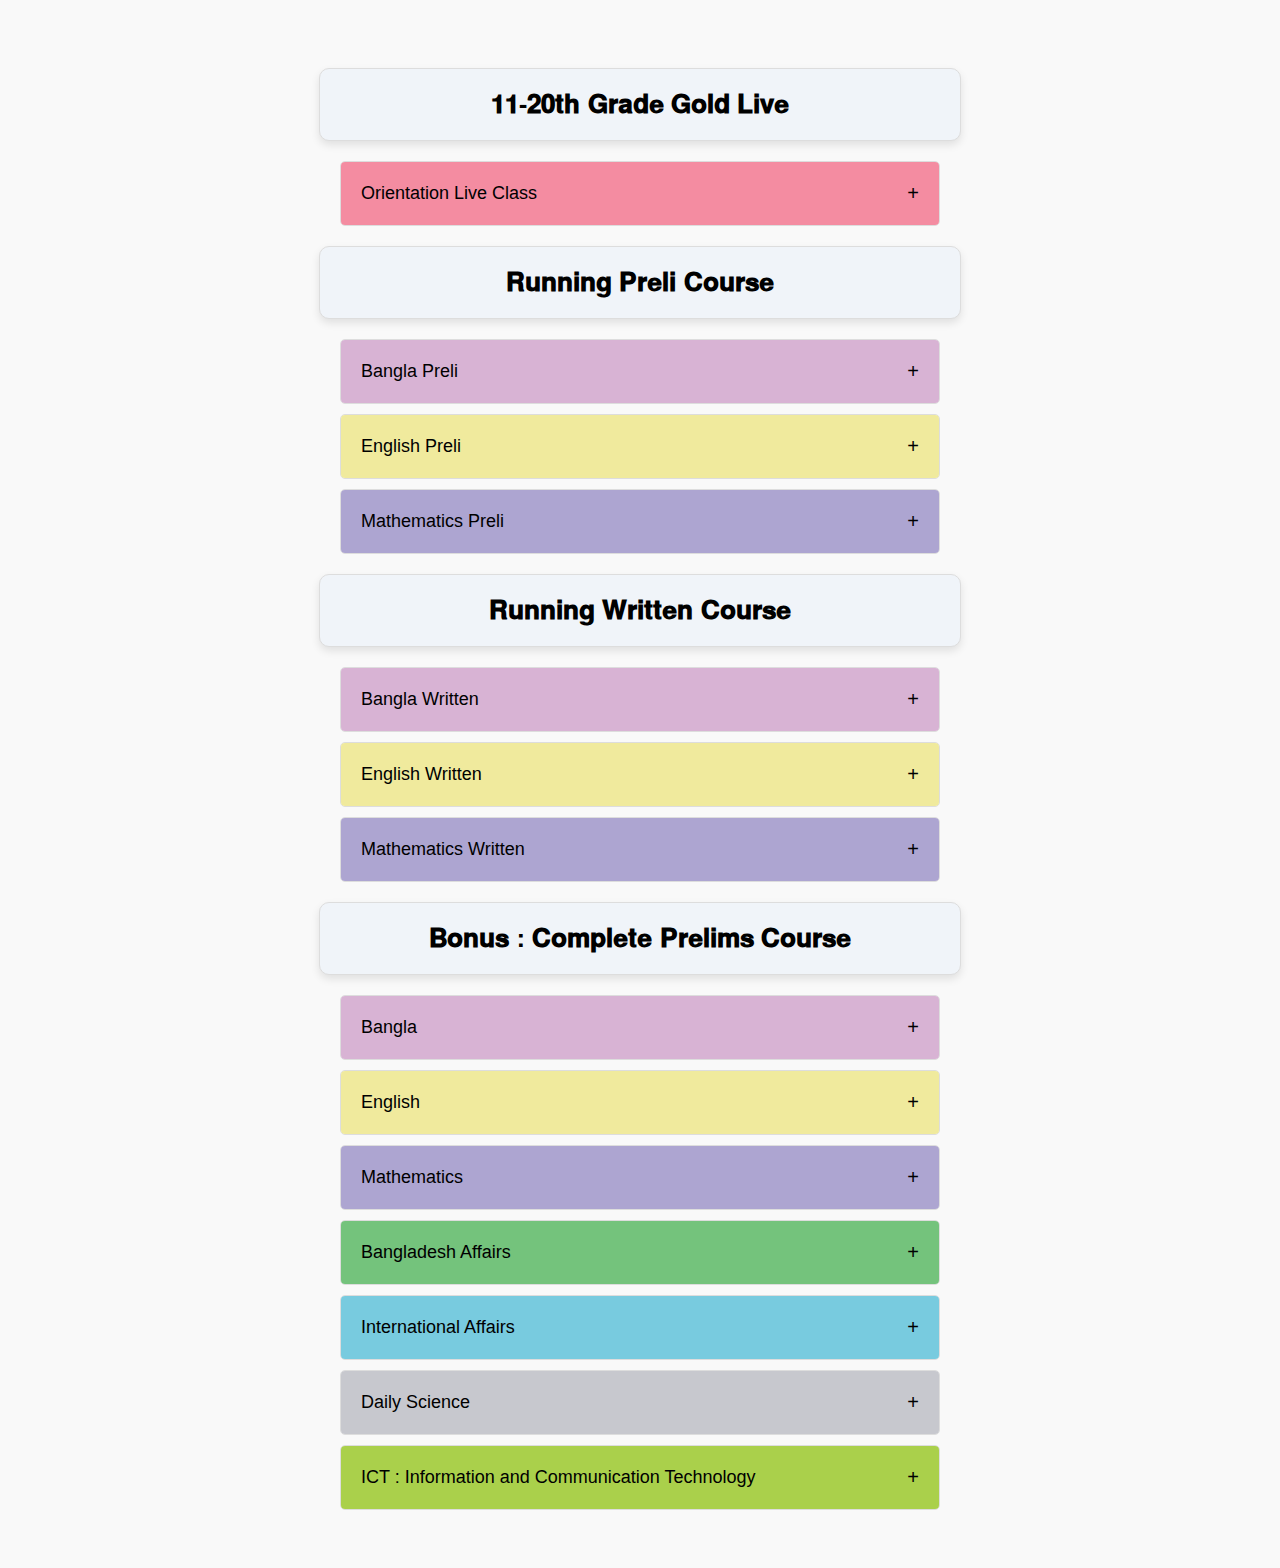
<file: another-page/index.html>
<!DOCTYPE html>
<html lang="en">
<head>
  <meta charset="UTF-8">
  <title>11-20th Grade Gold Live</title>
  <style>
    body {
      font-family: Arial, sans-serif;
      background: #f9f9f9;
      padding: 40px;
    }

    h1 {
      background: #f0f4f9;              /* সাদা ব্যাকগ্রাউন্ড */

      border: 1px solid #ddd;        /* হালকা ধূসর বর্ডার */
      border-radius: 10px;           /* কোণা গোল */
      padding: 20px;                 /* ভেতরের স্পেস */
      box-shadow: 0 4px 8px rgba(0,0,0,0.1); /* হালকা শেডো */
      max-width: 600px;              /* চওড়া সীমাবদ্ধ */
      margin: 20px auto;             /* পেজের মাঝে সেন্টার */
      font-size: 26px;               /* লেখার সাইজ */
      text-align: center;            /* টেক্সট সেন্টার */
    }


    .accordion {
      max-width: 600px;
      margin: auto;
    }
      
    /* Bangla */
    .accordion-item.bangla .accordion-title {
      background: #d8b3d4;
      color: #000;
    }
    .accordion-item.bangla .accordion-content {
      background: #f5e8f2;
    }

    /* English */
    .accordion-item.english .accordion-title {
      background: #f0ea9d;
      color: #000;
    }
    .accordion-item.english .accordion-content {
      background: #fdfbe3;
    }

    /* Mathematics */
    .accordion-item.math .accordion-title {
      background: #ada5d1;
      color: #000;
    }
    .accordion-item.math .accordion-content {
      background: #e8e4f5;
    }

    /* Bangladesh Affairs */
    .accordion-item.bangladesh .accordion-title {
      background: #74c37c;
      color: #000;
    }
    .accordion-item.angladesh .accordion-content {
      background: #e0f5e2;
    }

    /* International Affairs */
    .accordion-item.international .accordion-title {
      background: #78cbdf;
      color: #000;
    }
    .accordion-item.international .accordion-content {
      background: #e5f8fc;
    }

    /* ICT */
    .accordion-item.ict .accordion-title {
      background: #aad04b;
      color: #000;
    }
    .accordion-item.ict .accordion-content {
      background: #f2fce5;
    }

    /* General Science */
    .accordion-item.science .accordion-title {
      background: #c7c8ce;
      color: #000;
    }
    .accordion-item.science .accordion-content {
      background: #f5f6f7;
    }

    /* Optional */
    .accordion-item.optional .accordion-title {
      background: #f48ca1;
      color: #000;
    }
    .accordion-item.optional .accordion-content {
      background: #fde9ed;
    }
  

    .accordion-item {

      border: 1px solid #ddd;
      margin-bottom: 10px;
      border-radius: 5px;
      overflow: hidden;
      transition: all 0.3s ease;
    }

    .accordion-title {


      font-size: 18px;
      padding: 20px;
      cursor: pointer;
      position: relative;
      display: flex;
      justify-content: space-between;
      align-items: center;
      transition: background 0.3s ease;
    }

    .accordion-item .accordion-title:hover {
      filter: brightness(80%);
    }

    .accordion-content {
      max-height: 0;
      overflow: hidden;
      transition: max-height 0.5s ease;
      padding: 0 20px;
      background: #f0fefc;
    }

    .accordion-content ul {
      padding-left: 0;
      margin: 15px 0;
      list-style: none;
    }

    .accordion-content li {
      margin-bottom: 10px;
    }

    .video-button.disabled {
      pointer-events: none;
      opacity: 0.5;
      cursor: not-allowed;
    }

    .video-button {
      background-color: #ffffff;
      padding: 12px 20px;
      border-radius: 6px;
      border: 1px solid #ddd;
      font-weight: bold;
      color: #008778;
      display: flex;
      justify-content: space-between;
      align-items: center;
      gap: 10px;
      cursor: pointer;
      transition: background 0.3s, transform 0.2s;
    }

    .accordion-content li:nth-child(even) .video-button {
      background-color: #fff5d8;
    }

    .video-button:hover {
      background-color: #d6f5ef;
      transform: scale(1.01);
    }

    .accordion-title::after {
      content: '+';
      font-size: 20px;
      transition: transform 0.3s ease;
    }

    .accordion-item.active .accordion-title::after {
      content: '-';
      transform: rotate(180deg);
    }

    /* Inner lecture layout */
    .lecture-label { flex-grow: 1; text-align: left; }
    .lecture-actions { display: flex; gap: 6px; }
    .exam-btn, .sheet-btn {
      padding: 4px 8px;
      border-radius: 4px;
      font-size: 12px;
      font-weight: bold;
      text-decoration: none;
      border: 1px solid #ccc;
    }
    .exam-btn { background:#fff3cd; color:#856404; }
    .sheet-btn { background:#e6f7ff; color:#005f8a; }

    /* Modal */
    .modal {
      display: none;
      position: fixed;
      z-index: 1000;
      left: 0; top: 0;
      width: 100%; height: 100%;
      background-color: rgba(0,0,0,0.5);
      justify-content: center;
      align-items: center;
      animation: fadeIn 0.4s ease forwards;
    }

    .modal-content {
      background: white;
      padding: 10px;
      max-width: 800px;
      width: 90%;
      border-radius: 10px;
      position: relative;
    }

    .modal-content iframe {
      width: 100%;
      height: 450px;
      border: none;
      border-radius: 8px;
    }

    .close-btn {
      position: absolute;
      top: 10px;
      right: 15px;
      background: red;
      color: white;
      padding: 5px 10px;
      border: none;
      border-radius: 4px;
      cursor: pointer;
    }

    @keyframes fadeIn {
      from { opacity: 0; }
      to { opacity: 1; }
    }
  </style>
</head>
<body oncontextmenu="return false">

<h1>𝟏𝟏-𝟐𝟎𝐭𝐡 𝐆𝐫𝐚𝐝𝐞 𝐆𝐨𝐥𝐝 𝐋𝐢𝐯𝐞</h1>

<div class="accordion">
  <!-- Orientation Class -->
  <div class="accordion-item optional">
    <div class="accordion-title">Orientation Live Class</div>
    <div class="accordion-content">
      <ul>
        <li>
          <div class="video-button" onclick="openModal('LdJvzS0nGyY')">
            <span class="lecture-label">🎥 Orientation Class</span>
            <span class="lecture-actions">
              <a href="https://example.com/exam1" target="_blank" class="exam-btn">Exam</a>
              <a href="https://example.com/sheet1.pdf" target="_blank" class="sheet-btn">Sheet</a>
            </span>
          </div>
        </li>

     
     
     
      </ul>
    </div>
  </div>
  
    </div>
 
   
    <h1>𝐑𝐮𝐧𝐧𝐢𝐧𝐠 𝐏𝐫𝐞𝐥𝐢 𝐂𝐨𝐮𝐫𝐬𝐞</h1>
    
  <div class="accordion">  
  <!-- Bangla -->
  <div class="accordion-item bangla">
    <div class="accordion-title">Bangla Preli</div>
    <div class="accordion-content">
      <ul>
       
        <!-- Lecture 01 -->
        <li>
          <div class="video-button" onclick="openModal('H8QQ2hjkwzY')">
            <span class="lecture-label">🎥 Lecture 01</span>
            <span class="lecture-actions">
              <a href="#" target="_blank" class="exam-btn">Exam</a>
              <a href="https://pdfhost.io/v/pxprq3ccUn_Lecture_Sheet_--_1" target="_blank" class="sheet-btn">Sheet</a>
            </span>
          </div>
        </li>
        
        
        <!-- Lecture 02 -->
        <li>
          <div class="video-button" onclick="openModal('KQ8pfrSbyXU')">
            <span class="lecture-label">🎥 Lecture 02</span>
            <span class="lecture-actions">
              <a href="https://example.com/exam-bn2" target="_blank" class="exam-btn">Exam</a>
              <a href="https://example.com/sheet-bn2.pdf" target="_blank" class="sheet-btn">Sheet</a>
            </span>
          </div>
        </li>
        
        <!-- Lecture 03 -->
        <li>
          <div class="video-button" onclick="openModal('VjZP3KGsOQI')">
            <span class="lecture-label">🎥 Lecture 03</span>
            <span class="lecture-actions">
              <a href="https://example.com/exam-bn2" target="_blank" class="exam-btn">Exam</a>
              <a href="https://example.com/sheet-bn2.pdf" target="_blank" class="sheet-btn">Sheet</a>
            </span>
          </div>
        </li>
        
        <!-- Lecture 04 -->
        <li>
          <div class="video-button" onclick="openModal('XM3dQ5vKAIw')">
            <span class="lecture-label">🎥 Lecture 04</span>
            <span class="lecture-actions">
              <a href="https://example.com/exam-bn2" target="_blank" class="exam-btn">Exam</a>
              <a href="https://example.com/sheet-bn2.pdf" target="_blank" class="sheet-btn">Sheet</a>
            </span>
          </div>
        </li>
        
        <!-- Lecture 05 -->
        <li>
          <div class="video-button" onclick="openModal('pEDCDywKAAs')">
            <span class="lecture-label">🎥 Lecture 05</span>
            <span class="lecture-actions">
              <a href="https://example.com/exam-bn2" target="_blank" class="exam-btn">Exam</a>
              <a href="https://example.com/sheet-bn2.pdf" target="_blank" class="sheet-btn">Sheet</a>
            </span>
          </div>
        </li>
        
        <!-- Lecture 06 -->
        <li>
          <div class="video-button" onclick="openModal('v9jyh5wHevg')">
            <span class="lecture-label">🎥 Lecture 06</span>
            <span class="lecture-actions">
              <a href="https://example.com/exam-bn2" target="_blank" class="exam-btn">Exam</a>
              <a href="https://example.com/sheet-bn2.pdf" target="_blank" class="sheet-btn">Sheet</a>
            </span>
          </div>
        </li>
        
        <!-- Lecture 07 -->
        <li>
          <div class="video-button" onclick="openModal('gx9RamuryVI')">
            <span class="lecture-label">🎥 Lecture 07</span>
            <span class="lecture-actions">
              <a href="https://example.com/exam-bn2" target="_blank" class="exam-btn">Exam</a>
              <a href="https://example.com/sheet-bn2.pdf" target="_blank" class="sheet-btn">Sheet</a>
            </span>
          </div>
        </li>
        
        <!-- Lecture 08 -->
        <li>
          <div class="video-button" onclick="openModal('OsOEr_D2hWg')">
            <span class="lecture-label">🎥 Lecture 08</span>
            <span class="lecture-actions">
              <a href="https://example.com/exam-bn2" target="_blank" class="exam-btn">Exam</a>
              <a href="https://example.com/sheet-bn2.pdf" target="_blank" class="sheet-btn">Sheet</a>
            </span>
          </div>
        </li>
        
        <!-- Lecture 09 -->
        <li>
          <div class="video-button" onclick="openModal('FX2-5TMD7fg')">
            <span class="lecture-label">🎥 Lecture 09</span>
            <span class="lecture-actions">
              <a href="https://example.com/exam-bn2" target="_blank" class="exam-btn">Exam</a>
              <a href="https://example.com/sheet-bn2.pdf" target="_blank" class="sheet-btn">Sheet</a>
            </span>
          </div>
        </li>
        
        <!-- Lecture 10 -->
        <li>
          <div class="video-button" onclick="openModal('qmnWPwj4f58')">
            <span class="lecture-label">🎥 Lecture 10</span>
            <span class="lecture-actions">
              <a href="https://example.com/exam-bn2" target="_blank" class="exam-btn">Exam</a>
              <a href="https://example.com/sheet-bn2.pdf" target="_blank" class="sheet-btn">Sheet</a>
            </span>
          </div>
        </li>
        
        <!-- Lecture 11 -->
        <li>
          <div class="video-button" onclick="openModal('q0idaFJ-y78')">
            <span class="lecture-label">🎥 Lecture 11</span>
            <span class="lecture-actions">
              <a href="https://example.com/exam-bn2" target="_blank" class="exam-btn">Exam</a>
              <a href="https://example.com/sheet-bn2.pdf" target="_blank" class="sheet-btn">Sheet</a>
            </span>
          </div>
        </li>
        
                <!-- Lecture 12 -->
        <li>
          <div class="video-button" onclick="openModal('gGg8_mlMcQs')">
            <span class="lecture-label">🎥 Lecture 12</span>
            <span class="lecture-actions">
              <a href="https://example.com/exam-bn2" target="_blank" class="exam-btn">Exam</a>
              <a href="https://example.com/sheet-bn2.pdf" target="_blank" class="sheet-btn">Sheet</a>
            </span>
          </div>
        </li>
        
      </ul>
    </div>
  </div>

  <!-- English -->
  <div class="accordion-item english">
    <div class="accordion-title">English Preli</div>
    <div class="accordion-content">
      <ul>
       
        <!-- Lecture 01 -->
        <li>
          <div class="video-button" onclick="openModal('0bFlenQmhu0')">
            <span class="lecture-label">🎥 Lecture 01</span>
            <span class="lecture-actions">
              <a href="https://example.com/exam-en1" target="_blank" class="exam-btn">Exam</a>
              <a href="https://example.com/sheet-en1.pdf" target="_blank" class="sheet-btn">Sheet</a>
            </span>
          </div>
        </li>
        
        <!-- Lecture 02 -->
        <li>
          <div class="video-button" onclick="openModal('AYWN4xseTy4')">
            <span class="lecture-label">🎥 Lecture 02</span>
            <span class="lecture-actions">
              <a href="https://example.com/exam-en1" target="_blank" class="exam-btn">Exam</a>
              <a href="https://example.com/sheet-en1.pdf" target="_blank" class="sheet-btn">Sheet</a>
            </span>
          </div>
        </li>
        
        <!-- Lecture 03 -->
        <li>
          <div class="video-button" onclick="openModal('gFZpBc27NJo')">
            <span class="lecture-label">🎥 Lecture 03</span>
            <span class="lecture-actions">
              <a href="https://example.com/exam-en1" target="_blank" class="exam-btn">Exam</a>
              <a href="https://example.com/sheet-en1.pdf" target="_blank" class="sheet-btn">Sheet</a>
            </span>
          </div>
        </li>
        
        <!-- Lecture 04 -->
        <li>
          <div class="video-button" onclick="openModal('Xv7cCY01tOw')">
            <span class="lecture-label">🎥 Lecture 04</span>
            <span class="lecture-actions">
              <a href="https://example.com/exam-en1" target="_blank" class="exam-btn">Exam</a>
              <a href="https://example.com/sheet-en1.pdf" target="_blank" class="sheet-btn">Sheet</a>
            </span>
          </div>
        </li>
        
        <!-- Lecture 05 -->
        <li>
          <div class="video-button" onclick="openModal('pcyOPfSr94Y')">
            <span class="lecture-label">🎥 Lecture 05</span>
            <span class="lecture-actions">
              <a href="https://example.com/exam-en1" target="_blank" class="exam-btn">Exam</a>
              <a href="https://example.com/sheet-en1.pdf" target="_blank" class="sheet-btn">Sheet</a>
            </span>
          </div>
        </li>
        
        
        
      </ul>
    </div>
  </div>
  
  



  <!-- Math -->
  <div class="accordion-item math">
    <div class="accordion-title">Mathematics Preli</div>
    <div class="accordion-content">
      <ul>
       
        <!-- Lecture 01 -->
        <li>
          <div class="video-button" onclick="openModal('2tBuPRx3ZzY')">
            <span class="lecture-label">🎥 Lecture 01</span>
            <span class="lecture-actions">
              <a href="https://example.com/exam-en1" target="_blank" class="exam-btn">Exam</a>
              <a href="https://example.com/sheet-en1.pdf" target="_blank" class="sheet-btn">Sheet</a>
            </span>
          </div>
        </li>
        
        <!-- Lecture 02 -->
        <li>
          <div class="video-button" onclick="openModal('MEyfiKSX72I')">
            <span class="lecture-label">🎥 Lecture 02</span>
            <span class="lecture-actions">
              <a href="https://example.com/exam-en1" target="_blank" class="exam-btn">Exam</a>
              <a href="https://example.com/sheet-en1.pdf" target="_blank" class="sheet-btn">Sheet</a>
            </span>
          </div>
        </li>
        
        <!-- Lecture 03 -->
        <li>
          <div class="video-button" onclick="openModal('Buturtq6kts')">
            <span class="lecture-label">🎥 Lecture 03</span>
            <span class="lecture-actions">
              <a href="https://example.com/exam-en1" target="_blank" class="exam-btn">Exam</a>
              <a href="https://example.com/sheet-en1.pdf" target="_blank" class="sheet-btn">Sheet</a>
            </span>
          </div>
        </li>
        
        <!-- Lecture 04 -->
        <li>
          <div class="video-button" onclick="openModal('9J6GNyniJpk')">
            <span class="lecture-label">🎥 Lecture 04</span>
            <span class="lecture-actions">
              <a href="https://example.com/exam-en1" target="_blank" class="exam-btn">Exam</a>
              <a href="https://example.com/sheet-en1.pdf" target="_blank" class="sheet-btn">Sheet</a>
            </span>
          </div>
        </li>
        
        <!-- Lecture 05 -->
        <li>
          <div class="video-button" onclick="openModal('z2NZmPkCQvc')">
            <span class="lecture-label">🎥 Lecture 05</span>
            <span class="lecture-actions">
              <a href="https://example.com/exam-en1" target="_blank" class="exam-btn">Exam</a>
              <a href="https://example.com/sheet-en1.pdf" target="_blank" class="sheet-btn">Sheet</a>
            </span>
          </div>
        </li>
        
        <!-- Lecture 06 -->
        <li>
          <div class="video-button" onclick="openModal('IurZiY6HmUU')">
            <span class="lecture-label">🎥 Lecture 06</span>
            <span class="lecture-actions">
              <a href="https://example.com/exam-en1" target="_blank" class="exam-btn">Exam</a>
              <a href="https://example.com/sheet-en1.pdf" target="_blank" class="sheet-btn">Sheet</a>
            </span>
          </div>
        </li>
        
        <!-- Lecture 07 -->
        <li>
          <div class="video-button" onclick="openModal('2iexCt3zUrk')">
            <span class="lecture-label">🎥 Lecture 07</span>
            <span class="lecture-actions">
              <a href="https://example.com/exam-en1" target="_blank" class="exam-btn">Exam</a>
              <a href="https://example.com/sheet-en1.pdf" target="_blank" class="sheet-btn">Sheet</a>
            </span>
          </div>
        </li>
        
        <!-- Lecture 08 -->
        <li>
          <div class="video-button" onclick="openModal('bpo1tiKxNMY')">
            <span class="lecture-label">🎥 Lecture 08</span>
            <span class="lecture-actions">
              <a href="https://example.com/exam-en1" target="_blank" class="exam-btn">Exam</a>
              <a href="https://example.com/sheet-en1.pdf" target="_blank" class="sheet-btn">Sheet</a>
            </span>
          </div>
        </li>
        
        
        
        
        
        
        
        
        
        
        
        
        
        
      </ul>
    </div>
  </div>
  
  
  
  
 </div> 
  
  
  
  
  
  
  
  
  
  
  
        <h1>𝐑𝐮𝐧𝐧𝐢𝐧𝐠 𝐖𝐫𝐢𝐭𝐭𝐞𝐧 𝐂𝐨𝐮𝐫𝐬𝐞</h1>
        <div class="accordion">




          <!-- Bangla -->
          <div class="accordion-item bangla">
            <div class="accordion-title">Bangla Written</div>
            <div class="accordion-content">
              <ul>

                <!-- Lecture 01 -->
                <li>
                  <div class="video-button" onclick="openModal('cq0Mz9oCzrw')">
                    <span class="lecture-label">🎥 Lecture 01</span>
                    <span class="lecture-actions">
                      <a href="https://example.com/exam-bn1" target="_blank" class="exam-btn">Exam</a>
                      <a href="https://example.com/sheet-bn1.pdf" target="_blank" class="sheet-btn">Sheet</a>
                    </span>
                  </div>
                </li>


                <!-- Lecture 02 -->
                <li>
                  <div class="video-button" onclick="openModal('9n_YO0eZ4qQ')">
                    <span class="lecture-label">🎥 Lecture 02</span>
                    <span class="lecture-actions">
                      <a href="https://example.com/exam-bn2" target="_blank" class="exam-btn">Exam</a>
                      <a href="https://example.com/sheet-bn2.pdf" target="_blank" class="sheet-btn">Sheet</a>
                    </span>
                  </div>
                </li>
                
                <!-- Lecture 02 -->
                <li>
                  <div class="video-button  disabled" onclick="openModal('9n_YO0eZ4qQ')">
                    <span class="lecture-label">🎥 Coming Soon...</span>
                    <span class="lecture-actions">
                      <a href="https://example.com/exam-bn2" target="_blank" class="exam-btn">Exam</a>
                      <a href="https://example.com/sheet-bn2.pdf" target="_blank" class="sheet-btn">Sheet</a>
                    </span>
                  </div>
                </li>
                
                







              </ul>
            </div>
          </div>

          <!-- English -->
          <div class="accordion-item english">
            <div class="accordion-title">English Written</div>
            <div class="accordion-content">
              <ul>

                <!-- Lecture 01 -->
                <li>
                  <div class="video-button" onclick="openModal('icMCS3iRSrY')">
                    <span class="lecture-label">🎥 Lecture 01</span>
                    <span class="lecture-actions">
                      <a href="https://example.com/exam-en1" target="_blank" class="exam-btn">Exam</a>
                      <a href="https://example.com/sheet-en1.pdf" target="_blank" class="sheet-btn">Sheet</a>
                    </span>
                  </div>
                </li>
                
                
                <!-- Lecture 02 -->
                <li>
                  <div class="video-button  disabled" onclick="openModal('9n_YO0eZ4qQ')">
                    <span class="lecture-label">🎥 Coming Soon...</span>
                    <span class="lecture-actions">
                      <a href="https://example.com/exam-bn2" target="_blank" class="exam-btn">Exam</a>
                      <a href="https://example.com/sheet-bn2.pdf" target="_blank" class="sheet-btn">Sheet</a>
                    </span>
                  </div>
                </li>






              </ul>
            </div>
          </div>





          <!-- Mathematics -->
          <div class="accordion-item math">
            <div class="accordion-title">Mathematics Written</div>
            <div class="accordion-content">
              <ul>

                <!-- Lecture 01 -->
                <li>
                  <div class="video-button" onclick="openModal('sBj1FWNTk9c')">
                    <span class="lecture-label">🎥 Lecture 01</span>
                    <span class="lecture-actions">
                      <a href="https://example.com/exam-en1" target="_blank" class="exam-btn">Exam</a>
                      <a href="https://example.com/sheet-en1.pdf" target="_blank" class="sheet-btn">Sheet</a>
                    </span>
                  </div>
                </li>
                
                
                <!-- Lecture 02 -->
                <li>
                  <div class="video-button  disabled" onclick="openModal('9n_YO0eZ4qQ')">
                    <span class="lecture-label">🎥 Coming Soon...</span>
                    <span class="lecture-actions">
                      <a href="https://example.com/exam-bn2" target="_blank" class="exam-btn">Exam</a>
                      <a href="https://example.com/sheet-bn2.pdf" target="_blank" class="sheet-btn">Sheet</a>
                    </span>
                  </div>
                </li>






              </ul>
            </div>
          </div>




         </div>
         
          
           
            
             
              
               
                
                  
        <h1>𝐁𝐨𝐧𝐮𝐬 : 𝐂𝐨𝐦𝐩𝐥𝐞𝐭𝐞 𝐏𝐫𝐞𝐥𝐢𝐦𝐬 𝐂𝐨𝐮𝐫𝐬𝐞</h1>
        <div class="accordion">




          <!-- Bangla -->
          <div class="accordion-item bangla">
            <div class="accordion-title">Bangla</div>
            <div class="accordion-content">
              <ul>

                <!-- Lecture 01 -->
                <li>
                  <div class="video-button" onclick="openModal('H3vlS6pEDwA')">
                    <span class="lecture-label">🎥 Lecture 01</span>
                    <span class="lecture-actions">
                      <a href="https://example.com/exam-bn1" target="_blank" class="exam-btn">Exam</a>
                      <a href="https://example.com/sheet-bn1.pdf" target="_blank" class="sheet-btn">Sheet</a>
                    </span>
                  </div>
                </li>
                
                
                <!-- Lecture 02 -->
                <li>
                  <div class="video-button" onclick="openModal('UMh-ZlS4N80')">
                    <span class="lecture-label">🎥 Lecture 02</span>
                    <span class="lecture-actions">
                      <a href="https://example.com/exam-en1" target="_blank" class="exam-btn">Exam</a>
                      <a href="https://example.com/sheet-en1.pdf" target="_blank" class="sheet-btn">Sheet</a>
                    </span>
                  </div>
                </li>
                
                
                
                <!-- Lecture 03 -->
                <li>
                  <div class="video-button" onclick="openModal('M88e2YHmYHE')">
                    <span class="lecture-label">🎥 Lecture 03</span>
                    <span class="lecture-actions">
                      <a href="https://example.com/exam-en1" target="_blank" class="exam-btn">Exam</a>
                      <a href="https://example.com/sheet-en1.pdf" target="_blank" class="sheet-btn">Sheet</a>
                    </span>
                  </div>
                </li>
                
                
                <!-- Lecture 04 -->
                <li>
                  <div class="video-button" onclick="openModal('WQeOakPMs6U')">
                    <span class="lecture-label">🎥 Lecture 04</span>
                    <span class="lecture-actions">
                      <a href="https://example.com/exam-en1" target="_blank" class="exam-btn">Exam</a>
                      <a href="https://example.com/sheet-en1.pdf" target="_blank" class="sheet-btn">Sheet</a>
                    </span>
                  </div>
                </li>
                
                
                <!-- Lecture 05 -->
                <li>
                  <div class="video-button" onclick="openModal('S4ZH8Yw8pWQ')">
                    <span class="lecture-label">🎥 Lecture 05</span>
                    <span class="lecture-actions">
                      <a href="https://example.com/exam-en1" target="_blank" class="exam-btn">Exam</a>
                      <a href="https://example.com/sheet-en1.pdf" target="_blank" class="sheet-btn">Sheet</a>
                    </span>
                  </div>
                </li>
                
                
                
                <!-- Lecture 06 -->
                <li>
                  <div class="video-button" onclick="openModal('kcF77GljqfU')">
                    <span class="lecture-label">🎥 Lecture 06</span>
                    <span class="lecture-actions">
                      <a href="https://example.com/exam-en1" target="_blank" class="exam-btn">Exam</a>
                      <a href="https://example.com/sheet-en1.pdf" target="_blank" class="sheet-btn">Sheet</a>
                    </span>
                  </div>
                </li>
                
                
                <!-- Lecture 07 -->
                <li>
                  <div class="video-button" onclick="openModal('2PlSzoQx9So')">
                    <span class="lecture-label">🎥 Lecture 07</span>
                    <span class="lecture-actions">
                      <a href="https://example.com/exam-en1" target="_blank" class="exam-btn">Exam</a>
                      <a href="https://example.com/sheet-en1.pdf" target="_blank" class="sheet-btn">Sheet</a>
                    </span>
                  </div>
                </li>
                
                
                
                <!-- Lecture 08 -->
                <li>
                  <div class="video-button" onclick="openModal('rS73lzvUdZ0')">
                    <span class="lecture-label">🎥 Lecture 08</span>
                    <span class="lecture-actions">
                      <a href="https://example.com/exam-en1" target="_blank" class="exam-btn">Exam</a>
                      <a href="https://example.com/sheet-en1.pdf" target="_blank" class="sheet-btn">Sheet</a>
                    </span>
                  </div>
                </li>
                
                
                <!-- Lecture 09 -->
                <li>
                  <div class="video-button" onclick="openModal('tzJ5-fWJ4hc')">
                    <span class="lecture-label">🎥 Lecture 09</span>
                    <span class="lecture-actions">
                      <a href="https://example.com/exam-en1" target="_blank" class="exam-btn">Exam</a>
                      <a href="https://example.com/sheet-en1.pdf" target="_blank" class="sheet-btn">Sheet</a>
                    </span>
                  </div>
                </li>
                
                
                <!-- Lecture 10 -->
                <li>
                  <div class="video-button" onclick="openModal('3cBjiqGTGIU')">
                    <span class="lecture-label">🎥 Lecture 10</span>
                    <span class="lecture-actions">
                      <a href="https://example.com/exam-en1" target="_blank" class="exam-btn">Exam</a>
                      <a href="https://example.com/sheet-en1.pdf" target="_blank" class="sheet-btn">Sheet</a>
                    </span>
                  </div>
                </li>
                
                
                <!-- Lecture 11 -->
                <li>
                  <div class="video-button" onclick="openModal('1XN-581K27g')">
                    <span class="lecture-label">🎥 Lecture 11</span>
                    <span class="lecture-actions">
                      <a href="https://example.com/exam-en1" target="_blank" class="exam-btn">Exam</a>
                      <a href="https://example.com/sheet-en1.pdf" target="_blank" class="sheet-btn">Sheet</a>
                    </span>
                  </div>
                </li>
                
                
                <!-- Lecture 12 -->
                <li>
                  <div class="video-button" onclick="openModal('g3-9KfGKqxQ')">
                    <span class="lecture-label">🎥 Lecture 12</span>
                    <span class="lecture-actions">
                      <a href="https://example.com/exam-en1" target="_blank" class="exam-btn">Exam</a>
                      <a href="https://example.com/sheet-en1.pdf" target="_blank" class="sheet-btn">Sheet</a>
                    </span>
                  </div>
                </li>
                
                
                



              </ul>
            </div>
          </div>
          
          
          
          
           

          <!-- English -->
          <div class="accordion-item english">
            <div class="accordion-title">English</div>
            <div class="accordion-content">
              <ul>

                <!-- Lecture 01 -->
                <li>
                  <div class="video-button" onclick="openModal('nECGaHDv1gs')">
                    <span class="lecture-label">🎥 Lecture 01</span>
                    <span class="lecture-actions">

                    </span>
                  </div>
                </li>
                
                
                <!-- Lecture 02 -->
                <li>
                  <div class="video-button" onclick="openModal('c75uR1v3tA0')">
                    <span class="lecture-label">🎥 Lecture 02</span>
                    <span class="lecture-actions">

                    </span>
                  </div>
                </li>
                
                
                
                <!-- Lecture 03 -->
                <li>
                  <div class="video-button" onclick="openModal('LITWuzD5YOc')">
                    <span class="lecture-label">🎥 Lecture 03</span>
                    <span class="lecture-actions">

                    </span>
                  </div>
                </li>
                
                
                <!-- Lecture 04 -->
                <li>
                  <div class="video-button" onclick="openModal('VgynfiqNeGU')">
                    <span class="lecture-label">🎥 Lecture 04</span>
                    <span class="lecture-actions">

                    </span>
                  </div>
                </li>
                
                
                <!-- Lecture 05 -->
                <li>
                  <div class="video-button" onclick="openModal('I3oaUsHxyz0')">
                    <span class="lecture-label">🎥 Lecture 05</span>
                    <span class="lecture-actions">

                    </span>
                  </div>
                </li>
                
                
                <!-- Lecture 06 -->
                <li>
                  <div class="video-button" onclick="openModal('OgXhO9Q7YLY')">
                    <span class="lecture-label">🎥 Lecture 06</span>
                    <span class="lecture-actions">

                    </span>
                  </div>
                </li>
                
                
                <!-- Lecture 07 -->
                <li>
                  <div class="video-button" onclick="openModal('H026YSuDG58')">
                    <span class="lecture-label">🎥 Lecture 07</span>
                    <span class="lecture-actions">

                    </span>
                  </div>
                </li>
                
                
                
                <!-- Lecture 08 -->
                <li>
                  <div class="video-button" onclick="openModal('rUcsJ51JqbA')">
                    <span class="lecture-label">🎥 Lecture 08</span>
                    <span class="lecture-actions">

                    </span>
                  </div>
                </li>
                
                
                <!-- Lecture 09 -->
                <li>
                  <div class="video-button" onclick="openModal('WECt3627kVk')">
                    <span class="lecture-label">🎥 Lecture 09</span>
                    <span class="lecture-actions">

                    </span>
                  </div>
                </li>
                
                
                <!-- Lecture 10 -->
                <li>
                  <div class="video-button" onclick="openModal('lZ3oFZRb44c')">
                    <span class="lecture-label">🎥 Lecture 10</span>
                    <span class="lecture-actions">

                    </span>
                  </div>
                </li>
                
                
                <!-- Lecture 11 -->
                <li>
                  <div class="video-button" onclick="openModal('vy2j3UBT6qQ')">
                    <span class="lecture-label">🎥 Lecture 11</span>
                    <span class="lecture-actions">

                    </span>
                  </div>
                </li>
                
                
                <!-- Lecture 12 -->
                <li>
                  <div class="video-button" onclick="openModal('yHfhgl_SAcs')">
                    <span class="lecture-label">🎥 Lecture 12</span>
                    <span class="lecture-actions">

                    </span>
                  </div>
                </li>
                
                
                
                <!-- Lecture 13 -->
                <li>
                  <div class="video-button" onclick="openModal('t15rpUbM47k')">
                    <span class="lecture-label">🎥 Lecture 13</span>
                    <span class="lecture-actions">

                    </span>
                  </div>
                </li>
                
                
                <!-- Lecture 14 -->
                <li>
                  <div class="video-button" onclick="openModal('pIwJxEt7_xg')">
                    <span class="lecture-label">🎥 Lecture 14</span>
                    <span class="lecture-actions">

                    </span>
                  </div>
                </li>
                
                
                <!-- Lecture 15 -->
                <li>
                  <div class="video-button" onclick="openModal('Hbv-X6Lz1FE')">
                    <span class="lecture-label">🎥 Lecture 15</span>
                    <span class="lecture-actions">

                    </span>
                  </div>
                </li>






              </ul>
            </div>
          </div>





          <!-- Mathematics -->
          <div class="accordion-item math">
            <div class="accordion-title">Mathematics</div>
            <div class="accordion-content">
              <ul>

                <!-- Lecture 01 -->
                <li>
                  <div class="video-button" onclick="openModal('OZlAu-jndFc')">
                    <span class="lecture-label">🎥 Lecture 01</span>
                    <span class="lecture-actions">
                      
                      
                    </span>
                  </div>
                </li>
                
                
                <!-- Lecture 02 -->
                <li>
                  <div class="video-button" onclick="openModal('NKp8MI10HNA')">
                    <span class="lecture-label">🎥 Lecture 02</span>
                    <span class="lecture-actions">
                      
                      
                    </span>
                  </div>
                </li>
                
                
                
                <!-- Lecture 03 -->
                <li>
                  <div class="video-button" onclick="openModal('pPn6-LrPLCM')">
                    <span class="lecture-label">🎥 Lecture 03</span>
                    <span class="lecture-actions">
                      
                      
                    </span>
                  </div>
                </li>
                
                
                <!-- Lecture 04 -->
                <li>
                  <div class="video-button" onclick="openModal('Ecw-8VYDRXw')">
                    <span class="lecture-label">🎥 Lecture 04</span>
                    <span class="lecture-actions">
                      
                      
                    </span>
                  </div>
                </li>
                
                
                <!-- Lecture 05 -->
                <li>
                  <div class="video-button" onclick="openModal('vGGjgizbIFo')">
                    <span class="lecture-label">🎥 Lecture 05</span>
                    <span class="lecture-actions">
                      
                      
                    </span>
                  </div>
                </li>
                
                
                
                <!-- Lecture 06 -->
                <li>
                  <div class="video-button" onclick="openModal('-xbvd8nEM8o')">
                    <span class="lecture-label">🎥 Lecture 06</span>
                    <span class="lecture-actions">
                      
                      
                    </span>
                  </div>
                </li>
                
                
                <!-- Lecture 07 -->
                <li>
                  <div class="video-button" onclick="openModal('g8IbwkFrPMA')">
                    <span class="lecture-label">🎥 Lecture 07</span>
                    <span class="lecture-actions">
                      
                      
                    </span>
                  </div>
                </li>
                
                
                
                <!-- Lecture 08 -->
                <li>
                  <div class="video-button" onclick="openModal('tqN7DbkTJJY')">
                    <span class="lecture-label">🎥 Lecture 08</span>
                    <span class="lecture-actions">
                      
                      
                    </span>
                  </div>
                </li>
                
                
                <!-- Lecture 09 -->
                <li>
                  <div class="video-button" onclick="openModal('4wM4VEX2QEE')">
                    <span class="lecture-label">🎥 Lecture 09</span>
                    <span class="lecture-actions">
                      
                      
                    </span>
                  </div>
                </li>
                
                
                <!-- Lecture 10 -->
                <li>
                  <div class="video-button" onclick="openModal('G3R2oLB-XIw')">
                    <span class="lecture-label">🎥 Lecture 10</span>
                    <span class="lecture-actions">
                      
                      
                    </span>
                  </div>
                </li>
                
                
                <!-- Lecture 11 -->
                <li>
                  <div class="video-button" onclick="openModal('oj1TPJ242vI')">
                    <span class="lecture-label">🎥 Lecture 11</span>
                    <span class="lecture-actions">
                      
                      
                    </span>
                  </div>
                </li>
                
                
                <!-- Lecture 12 -->
                <li>
                  <div class="video-button" onclick="openModal('dAh8F77h060')">
                    <span class="lecture-label">🎥 Lecture 12</span>
                    <span class="lecture-actions">
                      
                      
                    </span>
                  </div>
                </li>
                
                
                
                <!-- Lecture 13 -->
                <li>
                  <div class="video-button" onclick="openModal('yz1S0wIp7Dg')">
                    <span class="lecture-label">🎥 Lecture 13</span>
                    <span class="lecture-actions">
                      
                      
                    </span>
                  </div>
                </li>
                
                
                <!-- Lecture 14 -->
                <li>
                  <div class="video-button" onclick="openModal('liwU9caYONM')">
                    <span class="lecture-label">🎥 Lecture 14</span>
                    <span class="lecture-actions">
                      
                      
                    </span>
                  </div>
                </li>
                
                
                <!-- Lecture 15 -->
                <li>
                  <div class="video-button" onclick="openModal('AtmdWavdp2o')">
                    <span class="lecture-label">🎥 Lecture 15</span>
                    <span class="lecture-actions">
                      
                      
                    </span>
                  </div>
                </li>
                
                
                
                <!-- Lecture 16 -->
                <li>
                  <div class="video-button" onclick="openModal('M9cujdxrljg')">
                    <span class="lecture-label">🎥 Lecture 16</span>
                    <span class="lecture-actions">
                      
                      
                    </span>
                  </div>
                </li>
                
                
                <!-- Lecture 17 -->
                <li>
                  <div class="video-button" onclick="openModal('_4AWDGr6bOc')">
                    <span class="lecture-label">🎥 Lecture 17</span>
                    <span class="lecture-actions">
                      
                      
                    </span>
                  </div>
                </li>
                
                
                
                <!-- Lecture 18 -->
                <li>
                  <div class="video-button" onclick="openModal('m6Gp1YOcdjs')">
                    <span class="lecture-label">🎥 Lecture 18</span>
                    <span class="lecture-actions">
                      
                      
                    </span>
                  </div>
                </li>




              </ul>
            </div>
          </div>




          <!-- Bangladesh Affairs -->
          <div class="accordion-item bangladesh">
            <div class="accordion-title">Bangladesh Affairs</div>
            <div class="accordion-content">
              <ul>

                <!-- Lecture 01 -->
                <li>
                  <div class="video-button" onclick="openModal('ia9kKvcJ0Lc')">
                    <span class="lecture-label">🎥 Lecture 01</span>
                    <span class="lecture-actions">
                      
                      
                    </span>
                  </div>
                </li>
                
                
                <!-- Lecture 02 -->
                <li>
                  <div class="video-button" onclick="openModal('XdsKhYC_K2A')">
                    <span class="lecture-label">🎥 Lecture 02</span>
                    <span class="lecture-actions">
                      
                      
                    </span>
                  </div>
                </li>
                
                
                
                <!-- Lecture 03 -->
                <li>
                  <div class="video-button" onclick="openModal('QJnUJx0WIcg')">
                    <span class="lecture-label">🎥 Lecture 03</span>
                    <span class="lecture-actions">
                      
                      
                    </span>
                  </div>
                </li>
                
                
                <!-- Lecture 04 -->
                <li>
                  <div class="video-button" onclick="openModal('KXBNyToAfeE')">
                    <span class="lecture-label">🎥 Lecture 04</span>
                    <span class="lecture-actions">
                      
                      
                    </span>
                  </div>
                </li>
                
                
                <!-- Lecture 05 -->
                <li>
                  <div class="video-button" onclick="openModal('YQgxtrExsUI')">
                    <span class="lecture-label">🎥 Lecture 05</span>
                    <span class="lecture-actions">
                      
                      
                    </span>
                  </div>
                </li>
                
                
                
                



              </ul>
            </div>
          </div>
          
          
          
          
          
          
          
          <!-- International Affairs -->
          <div class="accordion-item international">
            <div class="accordion-title">International Affairs</div>
            <div class="accordion-content">
              <ul>

                <!-- Lecture 01 -->
                <li>
                  <div class="video-button" onclick="openModal('G1XfYmZ0k1Y')">
                    <span class="lecture-label">🎥 Lecture 01</span>
                    <span class="lecture-actions">
                      
                      
                    </span>
                  </div>
                </li>
                
                
                <!-- Lecture 02 -->
                <li>
                  <div class="video-button" onclick="openModal('GcusMtfzUrM')">
                    <span class="lecture-label">🎥 Lecture 02</span>
                    <span class="lecture-actions">
                      
                      
                    </span>
                  </div>
                </li>
                
                
                
                <!-- Lecture 03 -->
                <li>
                  <div class="video-button" onclick="openModal('lM4yXXbzmTk')">
                    <span class="lecture-label">🎥 Lecture 03</span>
                    <span class="lecture-actions">
                      
                      
                    </span>
                  </div>
                </li>
                
                
                <!-- Lecture 04 -->
                <li>
                  <div class="video-button" onclick="openModal('i-ZwpS4fqU8')">
                    <span class="lecture-label">🎥 Lecture 04</span>
                    <span class="lecture-actions">
                      
                      
                    </span>
                  </div>
                </li>

                



              </ul>
            </div>
          </div>
          
          
          
          
          
          <!-- Daily Science -->
          <div class="accordion-item science">
            <div class="accordion-title">Daily Science</div>
            <div class="accordion-content">
              <ul>

                <!-- Lecture 01 -->
                <li>
                  <div class="video-button" onclick="openModal('l0IAftLddYs')">
                    <span class="lecture-label">🎥 Lecture 01</span>
                    <span class="lecture-actions">
                      
                      
                    </span>
                  </div>
                </li>
                
                
                <!-- Lecture 02 -->
                <li>
                  <div class="video-button" onclick="openModal('U52hSx6ztOU')">
                    <span class="lecture-label">🎥 Lecture 02</span>
                    <span class="lecture-actions">
                      
                      
                    </span>
                  </div>
                </li>
                
                
                <!-- Lecture 03 -->
                <li>
                  <div class="video-button" onclick="openModal('Rrqk0Cf5SuQ')">
                    <span class="lecture-label">🎥 Lecture 03</span>
                    <span class="lecture-actions">
                      
                      
                    </span>
                  </div>
                </li>
                
                
                
                



              </ul>
            </div>
          </div>
          
          
          
          
          
          
          
          <!-- ICT : Information and Communication Technology -->
          <div class="accordion-item ict">
            <div class="accordion-title">ICT : Information and Communication Technology</div>
            <div class="accordion-content">
              <ul>

                <!-- Lecture 01 -->
                <li>
                  <div class="video-button" onclick="openModal('aCJ_CH2mzxQ')">
                    <span class="lecture-label">🎥 Lecture 01</span>
                    <span class="lecture-actions">
                      
                      
                    </span>
                  </div>
                </li>
                
                
                <!-- Lecture 02 -->
                <li>
                  <div class="video-button" onclick="openModal('tS09z6Ha4S4')">
                    <span class="lecture-label">🎥 Lecture 02</span>
                    <span class="lecture-actions">
                      
                      
                    </span>
                  </div>
                </li>
                
                
                
                



              </ul>
            </div>
          </div>
          
          
          
          
          
          
          
          
          
          
          
          


         </div>
  
  
  
  
  
  
  
  
  
  
  
  
  
  
  
  
  






<!-- Modal -->
<div id="modal" class="modal">
  <div class="modal-content">
    <button class="close-btn" onclick="closeModal()">X</button>
    <div id="videoContainer"></div>
  </div>
</div>

<script>
  const items = document.querySelectorAll('.accordion-item');

  items.forEach(item => {
    const title = item.querySelector('.accordion-title');
    const content = item.querySelector('.accordion-content');

    title.addEventListener('click', () => {
      items.forEach(i => {
        if (i !== item) {
          i.classList.remove('active');
          i.querySelector('.accordion-content').style.maxHeight = null;
        }
      });

      item.classList.toggle('active');

      if (item.classList.contains('active')) {
        content.style.maxHeight = content.scrollHeight + "px";
      } else {
        content.style.maxHeight = null;
      }
    });
  });

  function openModal(videoId) {
    const iframe = `<iframe src="https://www.youtube.com/embed/${videoId}?autoplay=1" allowfullscreen></iframe>`;
    document.getElementById('videoContainer').innerHTML = iframe;
    document.getElementById('modal').style.display = 'flex';
  }

  function closeModal() {
    document.getElementById('modal').style.display = 'none';
    document.getElementById('videoContainer').innerHTML = '';
  }

  // Disable Inspect Shortcut
  document.onkeydown = function(e) {
    if (
      e.key === "F12" || 
      (e.ctrlKey && e.shiftKey && (e.key === "I" || e.key === "J" || e.key === "C")) || 
      (e.ctrlKey && e.key === "U")
    ) {
      return false;
    }
  };
</script>

</body>
</html>
</file>
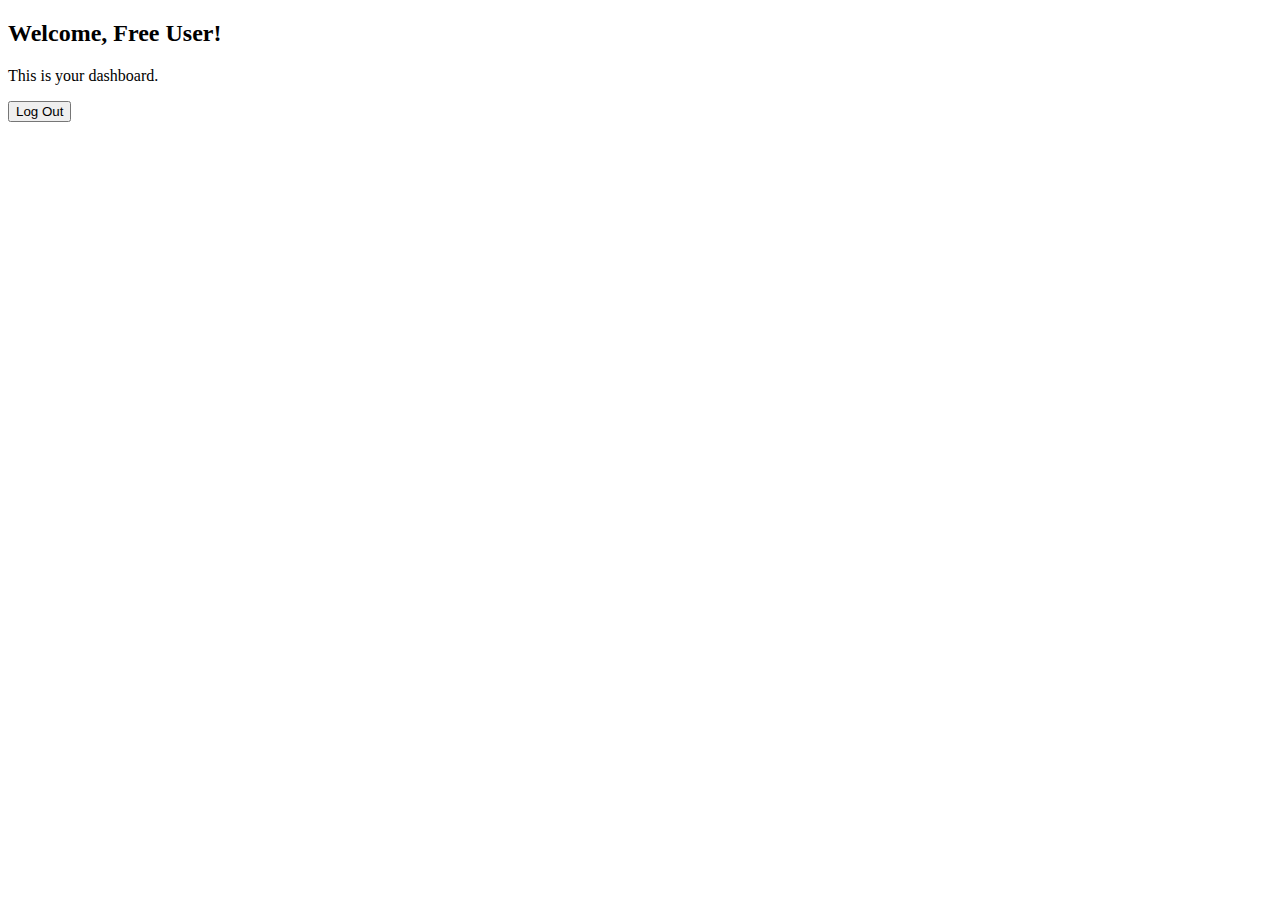
<file: free-user.html>
<!DOCTYPE html>
<html lang="en">
<head>
	<meta charset="UTF-8">
	<meta name="viewport" content="width=device-width, initial-scale=1.0">
	<title>Free User Dashboard</title>
	<style>
		/* Your CSS styles */
	</style>
</head>
<body>
	<h2>Welcome, Free User!</h2>
	<p>This is your dashboard.</p>
	<!-- Add more content specific to free users here -->
	<button onclick="logout()">Log Out</button>

	<script>
		function logout() {
			localStorage.removeItem('isLoggedIn');
			localStorage.removeItem('userType');
			window.location.href = "index.html"; // Redirect back to the login page
		}
	</script>
</body>
</html>
</file>
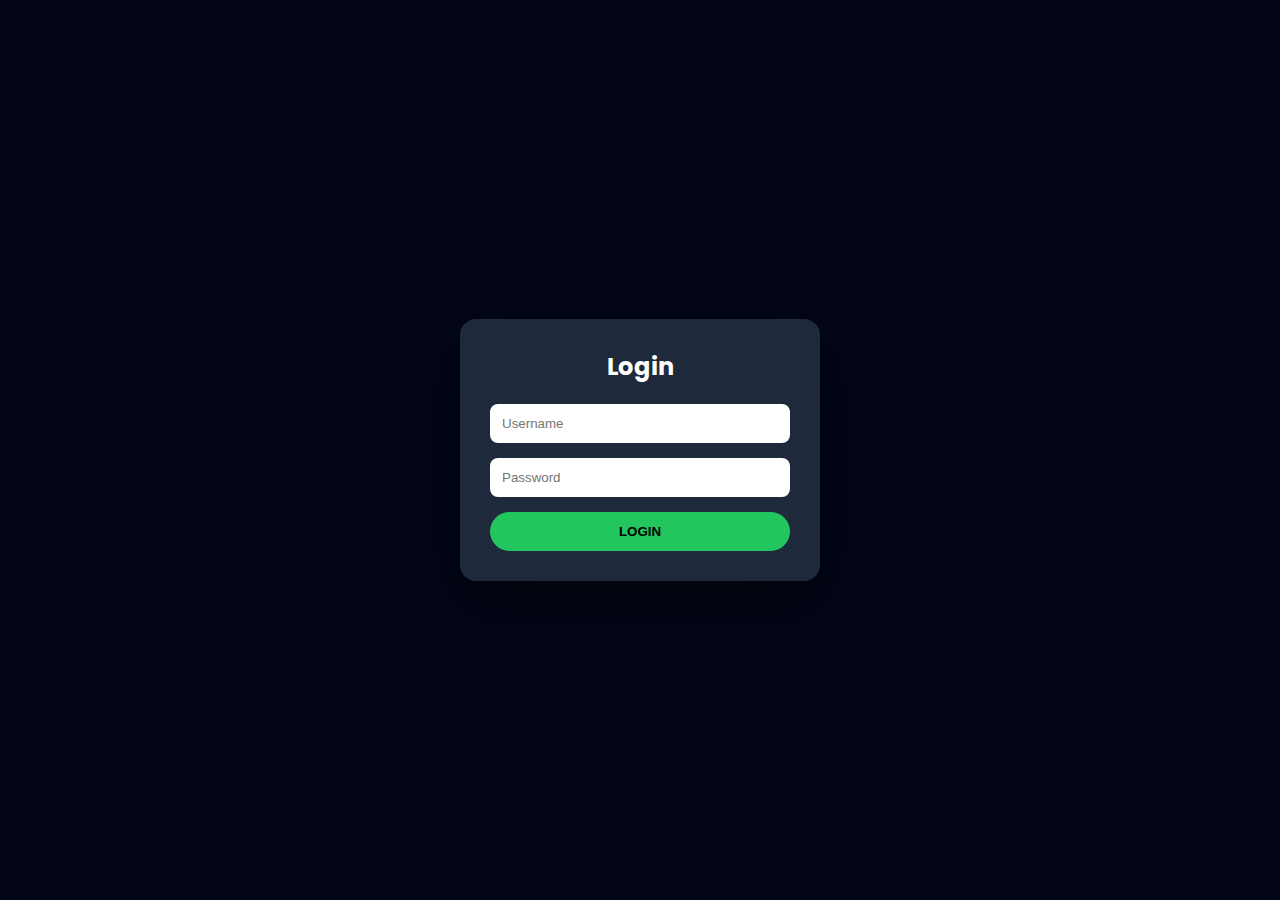
<file: index.backup.html>
<!DOCTYPE html>
<html lang="en">
<head>
<meta charset="UTF-8">
<title>Reading & Newspaper Analysis</title>
<meta name="viewport" content="width=device-width, initial-scale=1.0">
<link rel="shortcut icon" type="image/x-icon" href="favicon.png">
<link href="https://fonts.googleapis.com/css2?family=Poppins:wght@400;600&display=swap" rel="stylesheet">

<style>
/* ================= RESET ================= */
*{box-sizing:border-box;margin:0;padding:0}
body{
  font-family:Poppins,sans-serif;
  background:linear-gradient(180deg,#020617,#020617);
  color:#fff;
}

/* ================= LOGIN ================= */
#loginSection{
  min-height:100vh;
  display:flex;
  justify-content:center;
  align-items:center;
}
.login-box{
  background:#1e293b;
  padding:30px;
  border-radius:16px;
  width:100%;
  max-width:360px;
  box-shadow:0 20px 60px rgba(0,0,0,.6);
}
.login-box h2{
  text-align:center;
  margin-bottom:20px;
}
.login-box input{
  width:100%;
  padding:12px;
  margin-bottom:15px;
  border:none;
  border-radius:8px;
}
.login-box button{
  width:100%;
  padding:12px;
  border:none;
  border-radius:30px;
  background:#22c55e;
  font-weight:600;
  cursor:pointer;
}

/* ================= DASHBOARD ================= */
#dashboard{
  display:none;
  min-height:100vh;
}

.admin-badge{
  background:#facc15;
  color:#111;
  font-size:12px;
  padding:3px 8px;
  border-radius:6px;
  font-weight:600;
  margin-left:6px;
}
    
    
/* ================= TOPBAR ================= */
.topbar{
  background:#e11d48;
  padding:12px 18px;
  display:flex;
  justify-content:space-between;
  align-items:center;
}
.user-info{
  font-size:14px;
}
.logout{
  background:#7c3aed;
  border:none;
  color:#fff;
  padding:6px 14px;
  border-radius:6px;
  cursor:pointer;
}

/* ================= CONTENT ================= */
.container{
  max-width:1100px;
  margin:30px auto;
  padding:0 16px;
}
.title{
  text-align:center;
  margin-bottom:20px;
}

/* ================= ACCORDION ================= */
.phase{
  background:rgba(255,255,255,.05);
  border-radius:14px;
  margin-bottom:16px;
  overflow:hidden;
}
.phase-header{
  display:flex;
  justify-content:space-between;
  align-items:center;
  padding:16px;
  cursor:pointer;
}
.phase-header .icon{
  font-size:20px;
  transition:.4s;
}
.phase.open .icon{
  transform:rotate(45deg);
}
.phase-body{
  height:0;
  overflow:hidden;
  transition:height .4s ease;
}

/* ================= LESSON GRID ================= */
.lessons{
  padding:16px;
  display:grid;
  grid-template-columns:repeat(5,1fr);
  gap:10px;
}
.lesson-btn{
  background:#072036;
  border:none;
  color:#fff;
  padding:12px;
  border-radius:10px;
  cursor:pointer;
}
@media(max-width:768px){
  .lessons{grid-template-columns:repeat(2,1fr);}
}

/* ================= CINEMATIC POPUP ================= */
.modal{
  position:fixed;
  inset:0;
  background:rgba(0,0,0,.85);
  display:flex;
  justify-content:center;
  align-items:center;
  opacity:0;
  pointer-events:none;
  transition:.25s;
  z-index:9999;
}
.modal.show{
  opacity:1;
  pointer-events:auto;
}

.video-card{
  width:92%;
  max-width:1200px;
  background:#000;
  border-radius:18px;
  overflow:hidden;
  position:relative;
  border:2px solid rgba(255,255,255,0.85);
}

.video-frame{
  position:relative;
  padding-top:56.25%;
}
.video-frame iframe{
  position:absolute;
  inset:0;
  width:100%;
  height:100%;
  border:0;
}

.close-btn{
  position:absolute;
  top:14px;
  right:14px;
  width:60px;
  height:60px;
  border-radius:50%;
  background:#ef4444;
  border:none;
  color:#fff;
  font-size:20px;
  cursor:pointer;
  z-index:20;
}
</style>
</head>

<body>

<!-- ================= LOGIN ================= -->
<section id="loginSection">
  <div class="login-box">
    <h2>Login</h2>
    <input id="username" placeholder="Username">
    <input id="password" type="password" placeholder="Password">
    <button onclick="login()">LOGIN</button>
  </div>
</section>

<!-- ================= DASHBOARD ================= -->
<div id="dashboard">
  <div class="topbar">
    <div class="user-info" id="userInfo"></div>
    <button class="logout" onclick="logout()">Logout</button>
  </div>

  <div class="container">
    <h2 class="title">P𝐫𝐢𝐦𝐚𝐫𝐲 ১ম ধাপ 𝐂𝐫𝐚𝐬𝐡 𝐋𝐢𝐯𝐞 𝐁𝐚𝐭𝐜𝐡</h2>

    <div class="phase open">
      <div class="phase-header">
        <span>Bangla</span>
        <span class="icon">+</span>
      </div>
      <div class="phase-body">
        <div class="lessons">
          <button class="lesson-btn" data-v="l2vB4qovRoE">Lesson 01</button>
          <button class="lesson-btn" data-v="zAs2Uq5pYvg">Lesson 02</button>
          <button class="lesson-btn" data-v="mKnFLXJwmu4">Lesson 03</button>
          <button class="lesson-btn" data-v="vVD9Owj31sU">Lesson 04</button>
          <button class="lesson-btn" data-v="Dofx24iTXiw">Lesson 05</button>
        </div>
      </div>
    </div>
    
    <div class="phase open">
      <div class="phase-header">
        <span>English</span>
        <span class="icon">+</span>
      </div>
      <div class="phase-body">
        <div class="lessons">
          <button class="lesson-btn" data-v="l2vB4qovRoE">Lesson 01</button>
          <button class="lesson-btn" data-v="zAs2Uq5pYvg">Lesson 02</button>
          <button class="lesson-btn" data-v="mKnFLXJwmu4">Lesson 03</button>
          <button class="lesson-btn" data-v="vVD9Owj31sU">Lesson 04</button>
          <button class="lesson-btn" data-v="Dofx24iTXiw">Lesson 05</button>
        </div>
      </div>
    </div>
    
    <div class="phase open">
      <div class="phase-header">
        <span>Math</span>
        <span class="icon">+</span>
      </div>
      <div class="phase-body">
        <div class="lessons">
          <button class="lesson-btn" data-v="l2vB4qovRoE">Lesson 01</button>
          <button class="lesson-btn" data-v="zAs2Uq5pYvg">Lesson 02</button>
          <button class="lesson-btn" data-v="mKnFLXJwmu4">Lesson 03</button>
          <button class="lesson-btn" data-v="vVD9Owj31sU">Lesson 04</button>
          <button class="lesson-btn" data-v="Dofx24iTXiw">Lesson 05</button>
        </div>
      </div>
    </div>
    
    <div class="phase open">
      <div class="phase-header">
        <span>General Knowledge</span>
        <span class="icon">+</span>
      </div>
      <div class="phase-body">
        <div class="lessons">
          <button class="lesson-btn" data-v="l2vB4qovRoE">Lesson 01</button>
          <button class="lesson-btn" data-v="zAs2Uq5pYvg">Lesson 02</button>
          <button class="lesson-btn" data-v="mKnFLXJwmu4">Lesson 03</button>
          <button class="lesson-btn" data-v="vVD9Owj31sU">Lesson 04</button>
          <button class="lesson-btn" data-v="Dofx24iTXiw">Lesson 05</button>
        </div>
      </div>
    </div>



  </div>
  
  
  
  
  
  
    <div class="container">
    <h2 class="title">Bonus : 11-20th Grade Premium Course</h2>

    <div class="phase open">
      <div class="phase-header">
        <span>Bangla</span>
        <span class="icon">+</span>
      </div>
      <div class="phase-body">
        <div class="lessons">
          <button class="lesson-btn" data-v="l2vB4qovRoE">Lesson 01</button>
          <button class="lesson-btn" data-v="zAs2Uq5pYvg">Lesson 02</button>
          <button class="lesson-btn" data-v="mKnFLXJwmu4">Lesson 03</button>
          <button class="lesson-btn" data-v="vVD9Owj31sU">Lesson 04</button>
          <button class="lesson-btn" data-v="Dofx24iTXiw">Lesson 05</button>
        </div>
      </div>
    </div>
    
    <div class="phase open">
      <div class="phase-header">
        <span>English</span>
        <span class="icon">+</span>
      </div>
      <div class="phase-body">
        <div class="lessons">
          <button class="lesson-btn" data-v="l2vB4qovRoE">Lesson 01</button>
          <button class="lesson-btn" data-v="zAs2Uq5pYvg">Lesson 02</button>
          <button class="lesson-btn" data-v="mKnFLXJwmu4">Lesson 03</button>
          <button class="lesson-btn" data-v="vVD9Owj31sU">Lesson 04</button>
          <button class="lesson-btn" data-v="Dofx24iTXiw">Lesson 05</button>
        </div>
      </div>
    </div>
    
    <div class="phase open">
      <div class="phase-header">
        <span>Math</span>
        <span class="icon">+</span>
      </div>
      <div class="phase-body">
        <div class="lessons">
          <button class="lesson-btn" data-v="l2vB4qovRoE">Lesson 01</button>
          <button class="lesson-btn" data-v="zAs2Uq5pYvg">Lesson 02</button>
          <button class="lesson-btn" data-v="mKnFLXJwmu4">Lesson 03</button>
          <button class="lesson-btn" data-v="vVD9Owj31sU">Lesson 04</button>
          <button class="lesson-btn" data-v="Dofx24iTXiw">Lesson 05</button>
        </div>
      </div>
    </div>
    
    <div class="phase open">
      <div class="phase-header">
        <span>General Knowledge</span>
        <span class="icon">+</span>
      </div>
      <div class="phase-body">
        <div class="lessons">
          <button class="lesson-btn" data-v="l2vB4qovRoE">Lesson 01</button>
          <button class="lesson-btn" data-v="zAs2Uq5pYvg">Lesson 02</button>
          <button class="lesson-btn" data-v="mKnFLXJwmu4">Lesson 03</button>
          <button class="lesson-btn" data-v="vVD9Owj31sU">Lesson 04</button>
          <button class="lesson-btn" data-v="Dofx24iTXiw">Lesson 05</button>
        </div>
      </div>
    </div>
    
    <div class="phase open">
      <div class="phase-header">
        <span>Bangladesh Affairs</span>
        <span class="icon">+</span>
      </div>
      <div class="phase-body">
        <div class="lessons">
          <button class="lesson-btn" data-v="l2vB4qovRoE">Lesson 01</button>
          <button class="lesson-btn" data-v="zAs2Uq5pYvg">Lesson 02</button>
          <button class="lesson-btn" data-v="mKnFLXJwmu4">Lesson 03</button>
          <button class="lesson-btn" data-v="vVD9Owj31sU">Lesson 04</button>
          <button class="lesson-btn" data-v="Dofx24iTXiw">Lesson 05</button>
        </div>
      </div>
    </div>
    
    <div class="phase open">
      <div class="phase-header">
        <span>International Affairs</span>
        <span class="icon">+</span>
      </div>
      <div class="phase-body">
        <div class="lessons">
          <button class="lesson-btn" data-v="l2vB4qovRoE">Lesson 01</button>
          <button class="lesson-btn" data-v="zAs2Uq5pYvg">Lesson 02</button>
          <button class="lesson-btn" data-v="mKnFLXJwmu4">Lesson 03</button>
          <button class="lesson-btn" data-v="vVD9Owj31sU">Lesson 04</button>
          <button class="lesson-btn" data-v="Dofx24iTXiw">Lesson 05</button>
        </div>
      </div>
    </div>
    
    <div class="phase open">
      <div class="phase-header">
        <span>Daily Science</span>
        <span class="icon">+</span>
      </div>
      <div class="phase-body">
        <div class="lessons">
          <button class="lesson-btn" data-v="l2vB4qovRoE">Lesson 01</button>
          <button class="lesson-btn" data-v="zAs2Uq5pYvg">Lesson 02</button>
          <button class="lesson-btn" data-v="mKnFLXJwmu4">Lesson 03</button>
          <button class="lesson-btn" data-v="vVD9Owj31sU">Lesson 04</button>
          <button class="lesson-btn" data-v="Dofx24iTXiw">Lesson 05</button>
        </div>
      </div>
    </div>
    
    <div class="phase open">
      <div class="phase-header">
        <span>Information and Communication Technology</span>
        <span class="icon">+</span>
      </div>
      <div class="phase-body">
        <div class="lessons">
          <button class="lesson-btn" data-v="l2vB4qovRoE">Lesson 01</button>
          <button class="lesson-btn" data-v="zAs2Uq5pYvg">Lesson 02</button>
          <button class="lesson-btn" data-v="mKnFLXJwmu4">Lesson 03</button>
          <button class="lesson-btn" data-v="vVD9Owj31sU">Lesson 04</button>
          <button class="lesson-btn" data-v="Dofx24iTXiw">Lesson 05</button>
        </div>
      </div>
    </div>




  </div>
  
  
  
  
  
  <div class="container">
    <h2 class="title">11-20th Grade Gold Live Batch</h2>

    <div class="phase open">
      <div class="phase-header">
        <span>Bangla</span>
        <span class="icon">+</span>
      </div>
      <div class="phase-body">
        <div class="lessons">
          <button class="lesson-btn" data-v="l2vB4qovRoE">Lesson 01</button>
          <button class="lesson-btn" data-v="zAs2Uq5pYvg">Lesson 02</button>
          <button class="lesson-btn" data-v="mKnFLXJwmu4">Lesson 03</button>
          <button class="lesson-btn" data-v="vVD9Owj31sU">Lesson 04</button>
          <button class="lesson-btn" data-v="Dofx24iTXiw">Lesson 05</button>
        </div>
      </div>
    </div>
    
    <div class="phase open">
      <div class="phase-header">
        <span>English</span>
        <span class="icon">+</span>
      </div>
      <div class="phase-body">
        <div class="lessons">
          <button class="lesson-btn" data-v="l2vB4qovRoE">Lesson 01</button>
          <button class="lesson-btn" data-v="zAs2Uq5pYvg">Lesson 02</button>
          <button class="lesson-btn" data-v="mKnFLXJwmu4">Lesson 03</button>
          <button class="lesson-btn" data-v="vVD9Owj31sU">Lesson 04</button>
          <button class="lesson-btn" data-v="Dofx24iTXiw">Lesson 05</button>
        </div>
      </div>
    </div>
    
    <div class="phase open">
      <div class="phase-header">
        <span>Math</span>
        <span class="icon">+</span>
      </div>
      <div class="phase-body">
        <div class="lessons">
          <button class="lesson-btn" data-v="l2vB4qovRoE">Lesson 01</button>
          <button class="lesson-btn" data-v="zAs2Uq5pYvg">Lesson 02</button>
          <button class="lesson-btn" data-v="mKnFLXJwmu4">Lesson 03</button>
          <button class="lesson-btn" data-v="vVD9Owj31sU">Lesson 04</button>
          <button class="lesson-btn" data-v="Dofx24iTXiw">Lesson 05</button>
        </div>
      </div>
    </div>
    
    <div class="phase open">
      <div class="phase-header">
        <span>General Knowledge</span>
        <span class="icon">+</span>
      </div>
      <div class="phase-body">
        <div class="lessons">
          <button class="lesson-btn" data-v="l2vB4qovRoE">Lesson 01</button>
          <button class="lesson-btn" data-v="zAs2Uq5pYvg">Lesson 02</button>
          <button class="lesson-btn" data-v="mKnFLXJwmu4">Lesson 03</button>
          <button class="lesson-btn" data-v="vVD9Owj31sU">Lesson 04</button>
          <button class="lesson-btn" data-v="Dofx24iTXiw">Lesson 05</button>
        </div>
      </div>
    </div>
    
    <div class="phase open">
      <div class="phase-header">
        <span>Bangladesh Affairs</span>
        <span class="icon">+</span>
      </div>
      <div class="phase-body">
        <div class="lessons">
          <button class="lesson-btn" data-v="l2vB4qovRoE">Lesson 01</button>
          <button class="lesson-btn" data-v="zAs2Uq5pYvg">Lesson 02</button>
          <button class="lesson-btn" data-v="mKnFLXJwmu4">Lesson 03</button>
          <button class="lesson-btn" data-v="vVD9Owj31sU">Lesson 04</button>
          <button class="lesson-btn" data-v="Dofx24iTXiw">Lesson 05</button>
        </div>
      </div>
    </div>
    
    <div class="phase open">
      <div class="phase-header">
        <span>International Affairs</span>
        <span class="icon">+</span>
      </div>
      <div class="phase-body">
        <div class="lessons">
          <button class="lesson-btn" data-v="l2vB4qovRoE">Lesson 01</button>
          <button class="lesson-btn" data-v="zAs2Uq5pYvg">Lesson 02</button>
          <button class="lesson-btn" data-v="mKnFLXJwmu4">Lesson 03</button>
          <button class="lesson-btn" data-v="vVD9Owj31sU">Lesson 04</button>
          <button class="lesson-btn" data-v="Dofx24iTXiw">Lesson 05</button>
        </div>
      </div>
    </div>
    
    <div class="phase open">
      <div class="phase-header">
        <span>Daily Science</span>
        <span class="icon">+</span>
      </div>
      <div class="phase-body">
        <div class="lessons">
          <button class="lesson-btn" data-v="l2vB4qovRoE">Lesson 01</button>
          <button class="lesson-btn" data-v="zAs2Uq5pYvg">Lesson 02</button>
          <button class="lesson-btn" data-v="mKnFLXJwmu4">Lesson 03</button>
          <button class="lesson-btn" data-v="vVD9Owj31sU">Lesson 04</button>
          <button class="lesson-btn" data-v="Dofx24iTXiw">Lesson 05</button>
        </div>
      </div>
    </div>
    
    <div class="phase open">
      <div class="phase-header">
        <span>Information and Communication Technology</span>
        <span class="icon">+</span>
      </div>
      <div class="phase-body">
        <div class="lessons">
          <button class="lesson-btn" data-v="l2vB4qovRoE">Lesson 01</button>
          <button class="lesson-btn" data-v="zAs2Uq5pYvg">Lesson 02</button>
          <button class="lesson-btn" data-v="mKnFLXJwmu4">Lesson 03</button>
          <button class="lesson-btn" data-v="vVD9Owj31sU">Lesson 04</button>
          <button class="lesson-btn" data-v="Dofx24iTXiw">Lesson 05</button>
        </div>
      </div>
    </div>




  </div>
  
  
  
  
  
  
  
  
  
  
  
  
  
  
  
  
  
  
  
  
</div>

<!-- ================= POPUP ================= -->
<div class="modal" id="modal">
  <div class="video-card">
    <button class="close-btn" onclick="closeModal()">✕</button>
    <div class="video-frame" id="videoFrame"></div>
  </div>
</div>

<script>
/* ================= USERS ================= */
const USERS=[
 {u:"admin",p:"Web&CEO@1234",role:"admin",name:"Arafat"},
 {u:"rptithi",p:"tithi2002",role:"user",name:"Tithi"},
 {u:"Bethy",p:"7854",role:"user",name:"Bethi"},
 {u:"srsakib",p:"srsakib",role:"user",name:"Sakib"}
];
const LIMIT=12*60*60*1000;
    
/* ================= AUTO LOGIN ================= */
const session=JSON.parse(localStorage.getItem("session"));
if(session){
  if(session.role==="admin" || Date.now()-session.time<LIMIT){
    showDashboard(session);
  }else{
    localStorage.clear();
  }
}

/* ================= LOGIN ================= */
function login(){
  const u=username.value.trim();
  const p=password.value.trim();
  const user=USERS.find(x=>x.u===u && x.p===p);
  if(!user){alert("Invalid login");return;}
  const data={...user,time:Date.now()};
  localStorage.setItem("session",JSON.stringify(data));
  showDashboard(data);
}

function showDashboard(user){
  loginSection.style.display="none";
  dashboard.style.display="block";
  userInfo.innerHTML = `
  👤 Welcome, 🟢 ${user.name}
  ${user.role==="admin"
    ? `<span class="admin-badge">👑 Admin</span>`
    : `<span class="admin-badge" style="background:#22c55e">⭐ Active</span>`
  }
`;

}

/* ================= LOGOUT ================= */
function logout(){
  localStorage.clear();
  location.reload();
}

/* ================= ACCORDION ================= */
document.querySelectorAll(".phase-header").forEach(h=>{
  h.onclick=()=>{
    document.querySelectorAll(".phase").forEach(p=>{
      if(p!==h.parentElement){
        p.classList.remove("open");
        p.querySelector(".phase-body").style.height="0px";
      }
    });
    const p=h.parentElement;
    const body=p.querySelector(".phase-body");
    if(p.classList.contains("open")){
      body.style.height="0px";
      p.classList.remove("open");
    }else{
      p.classList.add("open");
      body.style.height=body.scrollHeight+"px";
      body.ontransitionend=()=>body.style.height="auto";
    }
  };
});

/* ================= POPUP ================= */
document.querySelectorAll(".lesson-btn").forEach(btn=>{
  btn.onclick=()=>{
    videoFrame.innerHTML=
      `<iframe src="https://www.youtube.com/embed/${btn.dataset.v}?autoplay=1&rel=0"
       allowfullscreen></iframe>`;
    modal.classList.add("show");
    document.body.style.overflow="hidden";
  };
});

function closeModal(){
  modal.classList.remove("show");
  videoFrame.innerHTML="";
  document.body.style.overflow="";
}
</script>

</body>
</html>
</file>
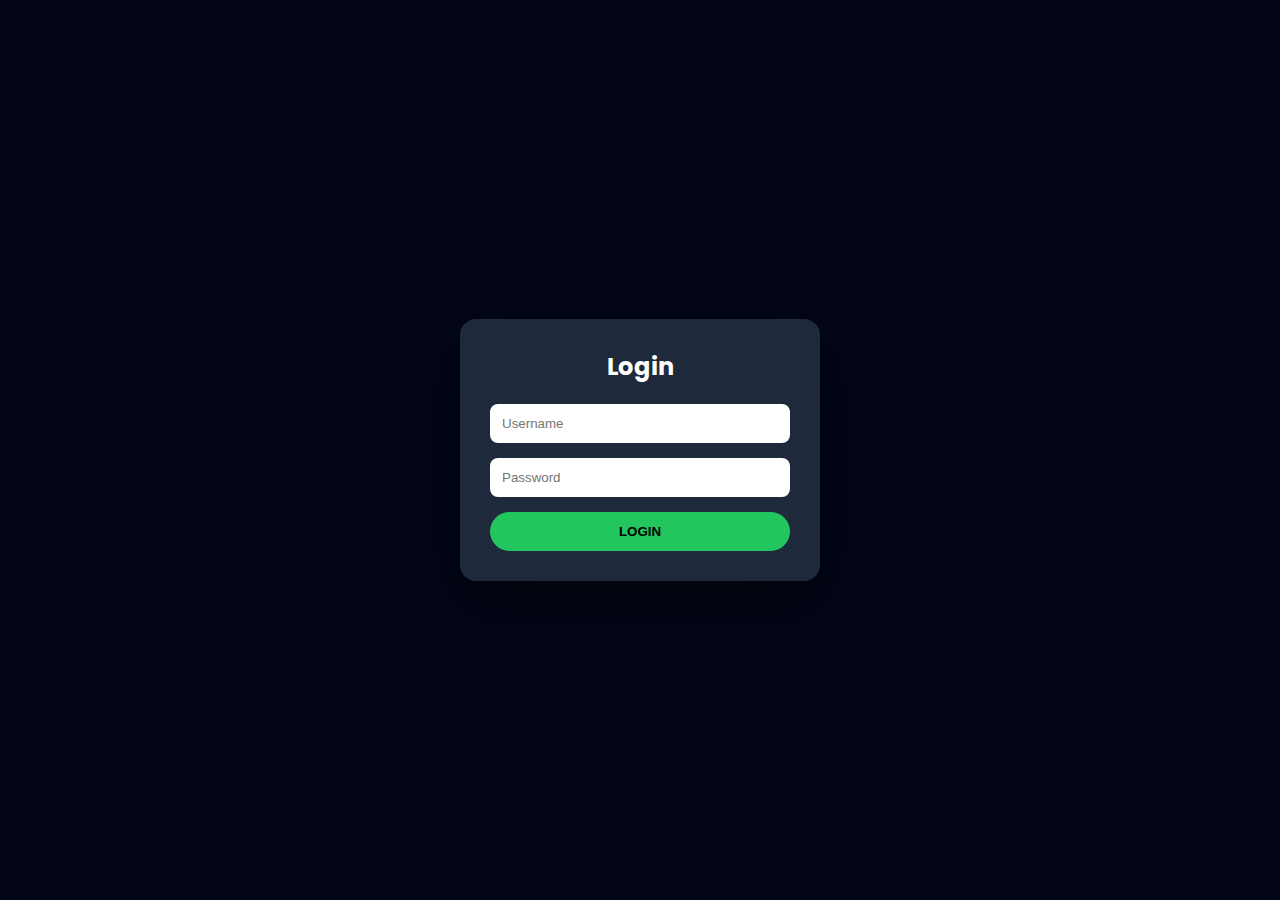
<file: index23.html>
<!DOCTYPE html>
<html lang="en">
<head>
<meta charset="UTF-8">

<!--=============================================================
	
	=================================================================-->
	<script type="text/JavaScript">
			// Courtesy OF MD ARAFAT
			function killCopy(e){
			return false
			}
			function reEnable(){
			return true
			}
			document.onselectstart=new Function ("return false")
			if (window.sidebar){
			document.onmousedown=killCopy
			document.onclick=reEnable
			}
	</script>
	<!--=============================================================
	
	=================================================================-->

<title>DASHBOARD</title>
<meta name="viewport" content="width=device-width, initial-scale=1.0">
<link rel="shortcut icon" type="image/x-icon" href="favicon.png">
<link href="https://fonts.googleapis.com/css2?family=Poppins:wght@400;600&display=swap" rel="stylesheet">

<style>
/* ================= RESET ================= */
*{box-sizing:border-box;margin:0;padding:0}
body{
  font-family:Poppins,sans-serif;
  background:linear-gradient(180deg,#020617,#020617);
  color:#fff;
}

/* ================= LOGIN ================= */
#loginSection{
  min-height:100vh;
  display:flex;
  justify-content:center;
  align-items:center;
}
.login-box{
  background:#1e293b;
  padding:30px;
  border-radius:16px;
  width:100%;
  max-width:360px;
  box-shadow:0 20px 60px rgba(0,0,0,.6);
}
.login-box h2{
  text-align:center;
  margin-bottom:20px;
}
.login-box input{
  width:100%;
  padding:12px;
  margin-bottom:15px;
  border:none;
  border-radius:8px;
}
.login-box button{
  width:100%;
  padding:12px;
  border:none;
  border-radius:30px;
  background:#22c55e;
  font-weight:600;
  cursor:pointer;
}

/* ================= DASHBOARD ================= */
#dashboard{
  display:none;
  min-height:100vh;
}

.admin-badge{
  background:#facc15;
  color:#111;
  font-size:12px;
  padding:3px 8px;
  border-radius:6px;
  font-weight:600;
  margin-left:6px;
}
    
    
/* ================= TOPBAR ================= */
.topbar{
  background:#e11d48;
  padding:12px 18px;
  display:flex;
  justify-content:space-between;
  align-items:center;
}
.user-info{
  font-size:14px;
}
.logout{
  background:#7c3aed;
  border:none;
  color:#fff;
  padding:6px 14px;
  border-radius:6px;
  cursor:pointer;
}

/* ================= CONTENT ================= */
.container{
  max-width:1100px;
  margin:30px auto;
  padding:0 16px;
}
.title{
  text-align:center;
  margin-bottom:20px;
  color: #facc15;
}

/* ================= ACCORDION ================= */
.phase{
  background:rgba(255,255,255,.05);
  border-radius:14px;
  margin-bottom:16px;
  overflow:hidden;
}
.phase-header{
  display:flex;
  justify-content:space-between;
  align-items:center;
  padding:16px;
  cursor:pointer;
}
.phase-header .icon{
  font-size:20px;
  transition:.4s;
}
.phase.open .icon{
  transform:rotate(45deg);
}
.phase-body{
  height:0;
  overflow:hidden;
  transition:height .4s ease;
}

/* ================= LESSON GRID ================= */
.lessons{
  padding:16px;
  display:grid;
  grid-template-columns:repeat(5,1fr);
  gap:10px;
}
.lesson-btn{
  background:#072036;
  border:none;
  color:#fff;
  padding:12px;
  border-radius:10px;
  cursor:pointer;
}

.lesson-btn.is-disabled{
  opacity:0.4;
  cursor:not-allowed;
  pointer-events:none; /* 🔴 আসল জিনিস */
  filter:grayscale(100%);
}

    
    
    
@media(max-width:768px){
  .lessons{grid-template-columns:repeat(2,1fr);}
}

/* ================= CINEMATIC POPUP ================= */
.modal{
  position:fixed;
  inset:0;
  background:rgba(0,0,0,.85);
  display:flex;
  justify-content:center;
  align-items:center;
  opacity:0;
  pointer-events:none;
  transition:.25s;
  z-index:9999;
}
.modal.show{
  opacity:1;
  pointer-events:auto;
}

.video-card{
  width:92%;
  max-width:1200px;
  background:#000;
  border-radius:18px;
  overflow:hidden;
  position:relative;
  border:2px solid rgba(255,255,255,0.85);
}

.video-frame{
  position:relative;
  padding-top:56.25%;
}
.video-frame iframe{
  position:absolute;
  inset:0;
  width:100%;
  height:100%;
  border:0;
}

.close-btn{
  position:absolute;
  top:14px;
  right:14px;
  width:60px;
  height:60px;
  border-radius:50%;
  background:#ef4444;
  border:none;
  color:#fff;
  font-size:20px;
  cursor:pointer;
  z-index:20;
}
    
    
/* ================= ONLINE INDICATOR ================= */
.online-dot{
  width:10px;
  height:10px;
  background:#22c55e;
  border-radius:50%;
  display:inline-block;
  margin:0 6px;
  box-shadow:0 0 6px #22c55e;
}

/* USER BADGE FIX */
.user-info{
  display:flex;
  align-items:center;
  gap:6px;
  font-size:14px;
}
    
    
</style>
    <!-- Jquery Needed for F12 -->
	<script src="https://ajax.googleapis.com/ajax/libs/jquery/3.5.1/jquery.min.js"></script>
</head>

<body>

<!-- ================= LOGIN ================= -->
<section id="loginSection">
  <div class="login-box">
    <h2>Login</h2>
    <input id="username" placeholder="Username">
    <input id="password" type="password" placeholder="Password">
    <button onclick="login()">LOGIN</button>
  </div>
</section>

<!-- ================= DASHBOARD ================= -->
<div id="dashboard">
  <div class="topbar">
    <div class="user-info" id="userInfo"></div>
    <button class="logout" onclick="logout()">Logout</button>
  </div>

  <div class="container">
    <h2 class="title">P𝐫𝐢𝐦𝐚𝐫𝐲 ১ম ধাপ 𝐂𝐫𝐚𝐬𝐡 𝐋𝐢𝐯𝐞 𝐁𝐚𝐭𝐜𝐡</h2>

    <div class="phase open">
      <div class="phase-header">
        <span>Bangla</span>
        <span class="icon">+</span>
      </div>
      <div class="phase-body">
        <div class="lessons">
        
        
        <button class="lesson-btn drive-btn" 
        data-link="https://drive.google.com/drive/folders/1MpbsEKdmNXH91htDVNIKYAjT_dWD9YKg?usp=drive_link">
        📁 Lecture Sheet PDF
        </button>


          <button class="lesson-btn" data-v="-RtDJPsPJjA">Lecture -- 1+2+3</button>
          <button class="lesson-btn" data-v="bews5T6FbAw">Lecture -- 4+5+6</button>
        </div>
      </div>
    </div>
    
    <div class="phase open">
      <div class="phase-header">
        <span>English</span>
        <span class="icon">+</span>
      </div>
      <div class="phase-body">
        <div class="lessons">
         
         <button class="lesson-btn drive-btn" 
        data-link="https://drive.google.com/drive/folders/1AC2unTsDY3Jb-FdFr3R5rKs5XPWzwpiv?usp=drive_link">
        📁 Lecture Sheet PDF
        </button>
         
          <button class="lesson-btn" data-v="Ye1C2KVbUlc">Lecture -- 1+2+3</button>
          <button class="lesson-btn" data-v="AFPgpolsdyo">Lecture -- 4+5+6</button>
        </div>
      </div>
    </div>
    
    <div class="phase open">
      <div class="phase-header">
        <span>Math</span>
        <span class="icon">+</span>
      </div>
      <div class="phase-body">
        <div class="lessons">
         
         <button class="lesson-btn drive-btn" 
        data-link="https://drive.google.com/drive/folders/1ep_NCUejaa7JmWRPjO7kTm39L0oi_2cL?usp=drive_link">
        📁 Lecture Sheet PDF
        </button>
         
          <button class="lesson-btn" data-v="ENRaqv0Ddcs">Lecture -- 1+2+3</button>
          <button class="lesson-btn" data-v="NRb7x1QkNYA">Lecture -- 4+5+6</button>
          
        </div>
      </div>
    </div>
    
    <div class="phase open">
      <div class="phase-header">
        <span>General Knowledge</span>
        <span class="icon">+</span>
      </div>
      <div class="phase-body">
        <div class="lessons">
         
         <button class="lesson-btn drive-btn" 
        data-link="https://drive.google.com/drive/folders/1barg386rss25iOF-XWQuRODmUZKpEo8p?usp=drive_link">
        📁 Lecture Sheet PDF
        </button>
         
          <button class="lesson-btn" data-v="zvOicu-hfCM">Lesson 01</button>
          <button class="lesson-btn" data-v="BMG6Un9Y578">Lesson 02</button>
          <button class="lesson-btn" data-v="85SUG5OFizo">Lesson 03</button>
          <button class="lesson-btn" data-v="W-xH4-lW11A">Lesson 04</button>
          <button class="lesson-btn" data-v="IBguLhr_AYE">Lesson 05</button>
          <button class="lesson-btn" data-v="rL4diCLw5zw">Lesson 06</button>
          <button class="lesson-btn" data-v="Mu_U0aRTTXQ">Lesson 07</button>
        </div>
      </div>
    </div>



  </div>
  
  
  
  
  
  
    <div class="container">
    <h2 class="title">Bonus : 11-20th Grade Premium Course</h2>

    <div class="phase open">
      <div class="phase-header">
        <span>Bangla</span>
        <span class="icon">+</span>
      </div>
      <div class="phase-body">
        <div class="lessons">
         
         <button class="lesson-btn drive-btn" 
        data-link="https://drive.google.com/drive/folders/1340JlZXf9pXdQybv9FN7TMNqLpoSRS_c?usp=drive_link">
        📁 Lecture Sheet PDF
        </button>
         
          <button class="lesson-btn" data-v="T2bdL96mqfU">Lesson 01</button>
          <button class="lesson-btn" data-v="9tqLd_QZorE">Lesson 02</button>
          <button class="lesson-btn" data-v="uexJo1HOhTQ">Lesson 03</button>
          <button class="lesson-btn" data-v="fKzF27JHrmI">Lesson 04</button>
          <button class="lesson-btn" data-v="jLzeBxV5z8M">Lesson 05</button>
          <button class="lesson-btn" data-v="2GJ9-0Utmls">Lesson 06</button>
          <button class="lesson-btn" data-v="RHBHLOYOgqQ">Lesson 07</button>
          <button class="lesson-btn" data-v="ziRkX1GreuQ">Lesson 08</button>
          <button class="lesson-btn" data-v="HOEB6P265no">Lesson 09</button>
          <button class="lesson-btn" data-v="gN2YRVjWpdY">Lesson 10</button>
          <button class="lesson-btn" data-v="m_t9-UNrCMI">Lesson 11</button>
          <button class="lesson-btn" data-v="o-EbOFS_iYk">Lesson 12</button>
        </div>
      </div>
    </div>
    
    <div class="phase open">
      <div class="phase-header">
        <span>English</span>
        <span class="icon">+</span>
      </div>
      <div class="phase-body">
        <div class="lessons">
         
         <button class="lesson-btn drive-btn" 
        data-link="https://drive.google.com/drive/folders/1b4FLeABVHgfIg7e4a2YbNeWLAdOqcBLO?usp=drive_link">
        📁 Lecture Sheet PDF
        </button>
         
          <button class="lesson-btn" data-v="amxrMjIN21g">Lesson 01</button>
          <button class="lesson-btn" data-v="E4fuyCKRQNo">Lesson 02</button>
          <button class="lesson-btn" data-v="5h_t2SsQuBE">Lesson 03</button>
          <button class="lesson-btn" data-v="5l4h7H-U_R8">Lesson 04</button>
          <button class="lesson-btn" data-v="MPqOxBgggXc">Lesson 05</button>
          <button class="lesson-btn" data-v="jRsFCS4O2Pk">Lesson 06</button>
          <button class="lesson-btn" data-v="vH_DF00OTS4">Lesson 07</button>
          <button class="lesson-btn" data-v="dAWIV0F6WNU">Lesson 08</button>
          <button class="lesson-btn" data-v="q3vI2Q1AdP4">Lesson 09</button>
          <button class="lesson-btn" data-v="WaDJuc2_lsE">Lesson 10</button>
          <button class="lesson-btn" data-v="hMBv7fUWg5g">Lesson 11</button>
          <button class="lesson-btn" data-v="UIDWWhAC2X0">Lesson 12</button>
          <button class="lesson-btn" data-v="KV1_kGTUbB8">Lesson 13</button>
          <button class="lesson-btn" data-v="GTRdQDU45cU">Lesson 14</button>
          <button class="lesson-btn" data-v="FAi-wzHK9aI">Lesson 15</button>
        </div>
      </div>
    </div>
    
    <div class="phase open">
      <div class="phase-header">
        <span>Math</span>
        <span class="icon">+</span>
      </div>
      <div class="phase-body">
        <div class="lessons">
         
         <button class="lesson-btn drive-btn" 
        data-link="https://drive.google.com/drive/folders/1OgmCt3Rds-zSgkAXyTEMNpR9ZYEna8VI?usp=drive_link">
        📁 Lecture Sheet PDF
        </button>
         
          <button class="lesson-btn" data-v="suNDx2Z20vg">Lesson 01</button>
          <button class="lesson-btn" data-v="BRTKLmsqFOs">Lesson 02</button>
          <button class="lesson-btn" data-v="HaYBS5YwIno">Lesson 03</button>
          <button class="lesson-btn" data-v="t0JP6PDsUa0">Lesson 04</button>
          <button class="lesson-btn" data-v="3n4PGLKNpG8">Lesson 05</button>
          <button class="lesson-btn" data-v="nvAjShjUccc">Lesson 06</button>
          <button class="lesson-btn" data-v="IhzJnyAAmEI">Lesson 07</button>
          <button class="lesson-btn" data-v="LFR_nZxmar4">Lesson 08</button>
          <button class="lesson-btn" data-v="-eqV71BtmBw">Lesson 09</button>
          <button class="lesson-btn" data-v="Zf0EkDAaA8k">Lesson 10</button>
          <button class="lesson-btn" data-v="ZQreMGySjy8">Lesson 11</button>
          <button class="lesson-btn" data-v="_J1ZMYt6bKo">Lesson 12</button>
          <button class="lesson-btn" data-v="iCSDxxgmhpQ">Lesson 13</button>
          <button class="lesson-btn" data-v="D-b_50LQqLM">Lesson 14</button>
          <button class="lesson-btn" data-v="seMnCw_m16g">Lesson 15</button>
          <button class="lesson-btn" data-v="6TUwHfJK_H0">Lesson 16</button>
          <button class="lesson-btn" data-v="ypEBLT2h0Mk">Lesson 17</button>
          <button class="lesson-btn" data-v="ZN4fhPqmuoU">Lesson 18</button>
        </div>
      </div>
    </div>
        
    <div class="phase open">
      <div class="phase-header">
        <span>Bangladesh Affairs</span>
        <span class="icon">+</span>
      </div>
      <div class="phase-body">
        <div class="lessons">
          <button class="lesson-btn" data-v="flLnHP8j-sI">Lesson 01</button>
          <button class="lesson-btn" data-v="qJ_XHY9dGB0">Lesson 02</button>
          <button class="lesson-btn" data-v="GlwLbKMXxaw">Lesson 03</button>
          <button class="lesson-btn" data-v="Cuu51jvbz4Q">Lesson 04</button>
          <button class="lesson-btn" data-v="MUOwzD-ykcc">Lesson 05</button>
        </div>
      </div>
    </div>
    
    <div class="phase open">
      <div class="phase-header">
        <span>International Affairs</span>
        <span class="icon">+</span>
      </div>
      <div class="phase-body">
        <div class="lessons">
          <button class="lesson-btn" data-v="4r0qvXy1Jpg">Lesson 01</button>
          <button class="lesson-btn" data-v="igTFUBmtvrY">Lesson 02</button>
          <button class="lesson-btn" data-v="F3zy_HE9kuQ">Lesson 03</button>
          <button class="lesson-btn" data-v="TuirngI83sE">Lesson 04</button>
        </div>
      </div>
    </div>
    
    <div class="phase open">
      <div class="phase-header">
        <span>Daily Science</span>
        <span class="icon">+</span>
      </div>
      <div class="phase-body">
        <div class="lessons">
          <button class="lesson-btn" data-v="cIZoJ4RpQ7I">Lesson 01</button>
          <button class="lesson-btn" data-v="QZJf21HajSE">Lesson 02</button>
          <button class="lesson-btn" data-v="Dz9KG0O_kNM">Lesson 03</button>
        </div>
      </div>
    </div>
    
    <div class="phase open">
      <div class="phase-header">
        <span>ICT</span>
        <span class="icon">+</span>
      </div>
      <div class="phase-body">
        <div class="lessons">
          <button class="lesson-btn" data-v="HBjxbszukCw">Lesson 01</button>
          <button class="lesson-btn" data-v="M-hzJQOtzHQ">Lesson 02</button>
        </div>
      </div>
    </div>




  </div>
  
  
  
  
  
  <div class="container">
    <h2 class="title">11-20th Grade Gold Live Batch</h2>

    <div class="phase open">
      <div class="phase-header">
        <span>Bangla</span>
        <span class="icon">+</span>
      </div>
      <div class="phase-body">
        <div class="lessons">
          <button class="lesson-btn is-disabled" data-v="bews5T6FbAw">Lesson 01</button>
          <button class="lesson-btn is-disabled" data-v="bews5T6FbAw">Lesson 02</button>
          <button class="lesson-btn is-disabled" data-v="bews5T6FbAw">Lesson 03</button>
          <button class="lesson-btn is-disabled" data-v="bews5T6FbAw">Lesson 04</button>
          <button class="lesson-btn is-disabled" data-v="bews5T6FbAw">Lesson 05</button>
        </div>
      </div>
    </div>
    
    <div class="phase open">
      <div class="phase-header">
        <span>English</span>
        <span class="icon">+</span>
      </div>
      <div class="phase-body">
        <div class="lessons">
          <button class="lesson-btn" data-v="l2vB4qovRoE">Lesson 01</button>
          <button class="lesson-btn" data-v="zAs2Uq5pYvg">Lesson 02</button>
          <button class="lesson-btn" data-v="mKnFLXJwmu4">Lesson 03</button>
          <button class="lesson-btn" data-v="vVD9Owj31sU">Lesson 04</button>
          <button class="lesson-btn" data-v="Dofx24iTXiw">Lesson 05</button>
        </div>
      </div>
    </div>
    
    <div class="phase open">
      <div class="phase-header">
        <span>Math</span>
        <span class="icon">+</span>
      </div>
      <div class="phase-body">
        <div class="lessons">
          <button class="lesson-btn" data-v="l2vB4qovRoE">Lesson 01</button>
          <button class="lesson-btn" data-v="zAs2Uq5pYvg">Lesson 02</button>
          <button class="lesson-btn" data-v="mKnFLXJwmu4">Lesson 03</button>
          <button class="lesson-btn" data-v="vVD9Owj31sU">Lesson 04</button>
          <button class="lesson-btn" data-v="Dofx24iTXiw">Lesson 05</button>
        </div>
      </div>
    </div>
    
    <div class="phase open">
      <div class="phase-header">
        <span>General Knowledge</span>
        <span class="icon">+</span>
      </div>
      <div class="phase-body">
        <div class="lessons">
          <button class="lesson-btn" data-v="l2vB4qovRoE">Lesson 01</button>
          <button class="lesson-btn" data-v="zAs2Uq5pYvg">Lesson 02</button>
          <button class="lesson-btn" data-v="mKnFLXJwmu4">Lesson 03</button>
          <button class="lesson-btn" data-v="vVD9Owj31sU">Lesson 04</button>
          <button class="lesson-btn" data-v="Dofx24iTXiw">Lesson 05</button>
        </div>
      </div>
    </div>
    
    <div class="phase open">
      <div class="phase-header">
        <span>Bangladesh Affairs</span>
        <span class="icon">+</span>
      </div>
      <div class="phase-body">
        <div class="lessons">
          <button class="lesson-btn" data-v="l2vB4qovRoE">Lesson 01</button>
          <button class="lesson-btn" data-v="zAs2Uq5pYvg">Lesson 02</button>
          <button class="lesson-btn" data-v="mKnFLXJwmu4">Lesson 03</button>
          <button class="lesson-btn" data-v="vVD9Owj31sU">Lesson 04</button>
          <button class="lesson-btn" data-v="Dofx24iTXiw">Lesson 05</button>
        </div>
      </div>
    </div>
    
    <div class="phase open">
      <div class="phase-header">
        <span>International Affairs</span>
        <span class="icon">+</span>
      </div>
      <div class="phase-body">
        <div class="lessons">
          <button class="lesson-btn" data-v="l2vB4qovRoE">Lesson 01</button>
          <button class="lesson-btn" data-v="zAs2Uq5pYvg">Lesson 02</button>
          <button class="lesson-btn" data-v="mKnFLXJwmu4">Lesson 03</button>
          <button class="lesson-btn" data-v="vVD9Owj31sU">Lesson 04</button>
          <button class="lesson-btn" data-v="Dofx24iTXiw">Lesson 05</button>
        </div>
      </div>
    </div>
    
    <div class="phase open">
      <div class="phase-header">
        <span>Daily Science</span>
        <span class="icon">+</span>
      </div>
      <div class="phase-body">
        <div class="lessons">
          <button class="lesson-btn" data-v="l2vB4qovRoE">Lesson 01</button>
          <button class="lesson-btn" data-v="zAs2Uq5pYvg">Lesson 02</button>
          <button class="lesson-btn" data-v="mKnFLXJwmu4">Lesson 03</button>
          <button class="lesson-btn" data-v="vVD9Owj31sU">Lesson 04</button>
          <button class="lesson-btn" data-v="Dofx24iTXiw">Lesson 05</button>
        </div>
      </div>
    </div>
    
    <div class="phase open">
      <div class="phase-header">
        <span>Information and Communication Technology</span>
        <span class="icon">+</span>
      </div>
      <div class="phase-body">
        <div class="lessons">
          <button class="lesson-btn" data-v="l2vB4qovRoE">Lesson 01</button>
          <button class="lesson-btn" data-v="zAs2Uq5pYvg">Lesson 02</button>
          <button class="lesson-btn" data-v="mKnFLXJwmu4">Lesson 03</button>
          <button class="lesson-btn" data-v="vVD9Owj31sU">Lesson 04</button>
          <button class="lesson-btn" data-v="Dofx24iTXiw">Lesson 05</button>
        </div>
      </div>
    </div>




  </div>
  
  
  
  
  
  
  
  
  
  
  
  
  
  
  
  
  
  
  
  
</div>

<!-- ================= POPUP ================= -->
<div class="modal" id="modal">
  <div class="video-card">
    <button class="close-btn" onclick="closeModal()">✕</button>
    <div class="video-frame" id="videoFrame"></div>
  </div>
</div>

<script>
/* ================= USERS ================= */
const USERS = [
 {u:"admin",p:"Web&CEO@1234",role:"admin",name:"Arafat"},
 {u:"rptithi",p:"tithi2002",role:"user",name:"Tithi"},
 {u:"Bethy",p:"7854",role:"user",name:"Bethi"},
 {u:"srsakib",p:"srsakib",role:"user",name:"Sakib"}
];
const LIMIT = 12*60*60*1000;

/* ================= AUTO LOGIN ================= */
const session = JSON.parse(localStorage.getItem("session"));
if(session){
  if(session.role==="admin" || Date.now()-session.time<LIMIT){
    showDashboard(session);
  }else{
    localStorage.clear();
  }
}

/* ================= LOGIN ================= */
function login(){
  const u = username.value.trim();
  const p = password.value.trim();
  const user = USERS.find(x=>x.u===u && x.p===p);
  if(!user){ alert("Invalid login"); return; }

  const data = {...user,time:Date.now()};
  localStorage.setItem("session",JSON.stringify(data));
  showDashboard(data);
}

function showDashboard(user){
  loginSection.style.display="none";
  dashboard.style.display="block";

  userInfo.innerHTML = `
    👤 Welcome,
    <span class="online-dot"></span>
    <strong>${user.name}</strong>
    ${
      user.role === "admin"
        ? `<span class="admin-badge">👑 Admin</span>`
        : `<span class="admin-badge" style="background:#22c55e">⭐ Active</span>`
    }
  `;
}


/* ================= LOGOUT ================= */
function logout(){
  localStorage.clear();
  location.reload();
}

/* ================= ACCORDION ================= */
document.querySelectorAll(".phase-header").forEach(h=>{
  h.addEventListener("click",()=>{
    const p = h.parentElement;
    const body = p.querySelector(".phase-body");

    if(p.classList.contains("open")){
      body.style.height="0px";
      p.classList.remove("open");
    }else{
      document.querySelectorAll(".phase").forEach(x=>{
        x.classList.remove("open");
        x.querySelector(".phase-body").style.height="0px";
      });
      p.classList.add("open");
      body.style.height = body.scrollHeight+"px";
    }
  });
});

/* ================= LESSON BUTTON HANDLER (FIXED) ================= */
document.querySelectorAll(".lesson-btn").forEach(btn=>{
  btn.addEventListener("click",()=>{

    /* 🔴 Disabled */
    if(btn.classList.contains("is-disabled")) return;

    /* 🟢 Google Drive */
    if(btn.dataset.link){
      window.open(btn.dataset.link, "_blank");
      return;
    }

    /* 🎬 YouTube Video */
    if(btn.dataset.v){
      videoFrame.innerHTML = `
        <iframe 
          src="https://www.youtube.com/embed/${btn.dataset.v}?autoplay=1&rel=0"
          allow="autoplay; encrypted-media"
          allowfullscreen>
        </iframe>`;
      modal.classList.add("show");
      document.body.style.overflow="hidden";
    }

  });
});

/* ================= CLOSE MODAL ================= */
function closeModal(){
  modal.classList.remove("show");
  videoFrame.innerHTML="";
  document.body.style.overflow="";
}
</script>





	<!--=============================================================
	
	=================================================================-->
	<script>
	// Courtesy OF MD ARAFAT
	window.oncontextmenu = function () {
				return false;
			}
			$(document).keydown(function (event) {
				if (event.keyCode == 123) {
					return false;
				}
				else if ((event.ctrlKey && event.shiftKey && event.keyCode == 73) || (event.ctrlKey && event.shiftKey && event.keyCode == 74)) {
					return false;
				}
			});
	</script>
    <!--=============================================================
	
	=================================================================-->




</body>
</html>
</file>
